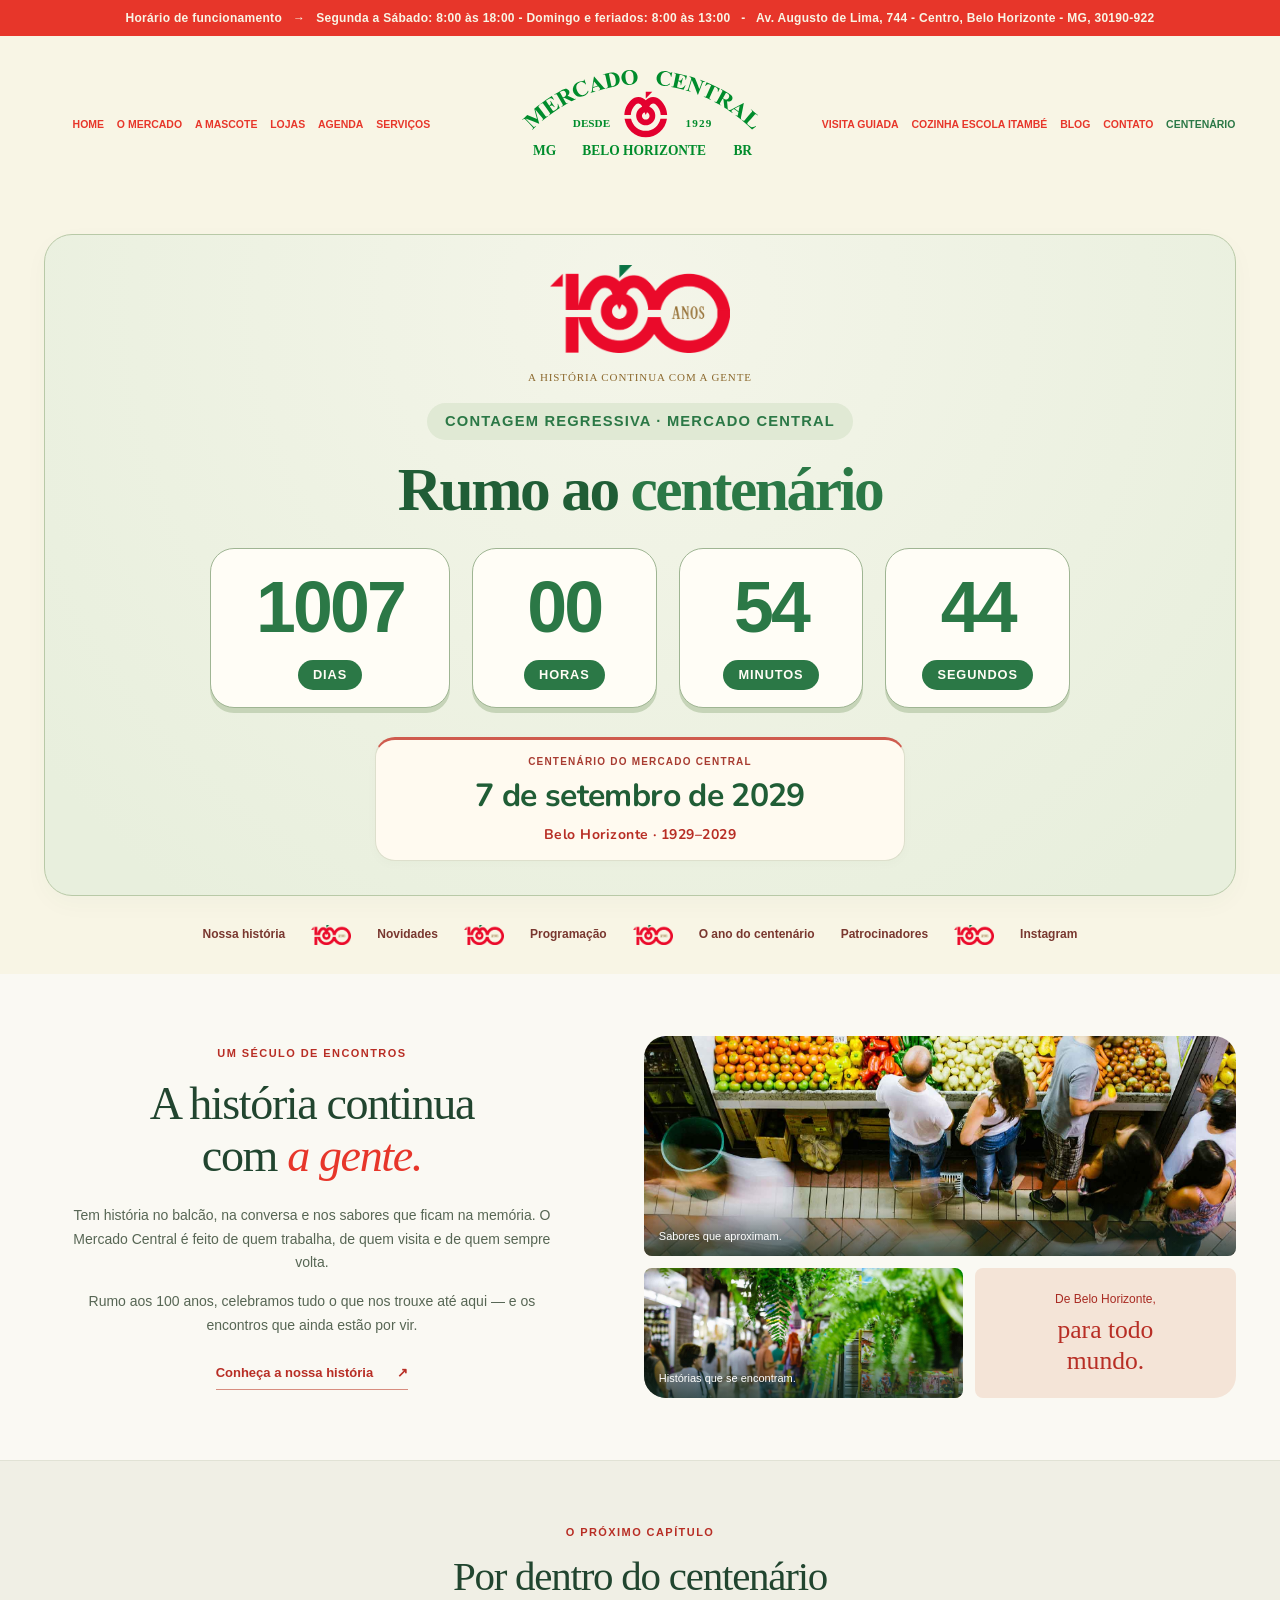
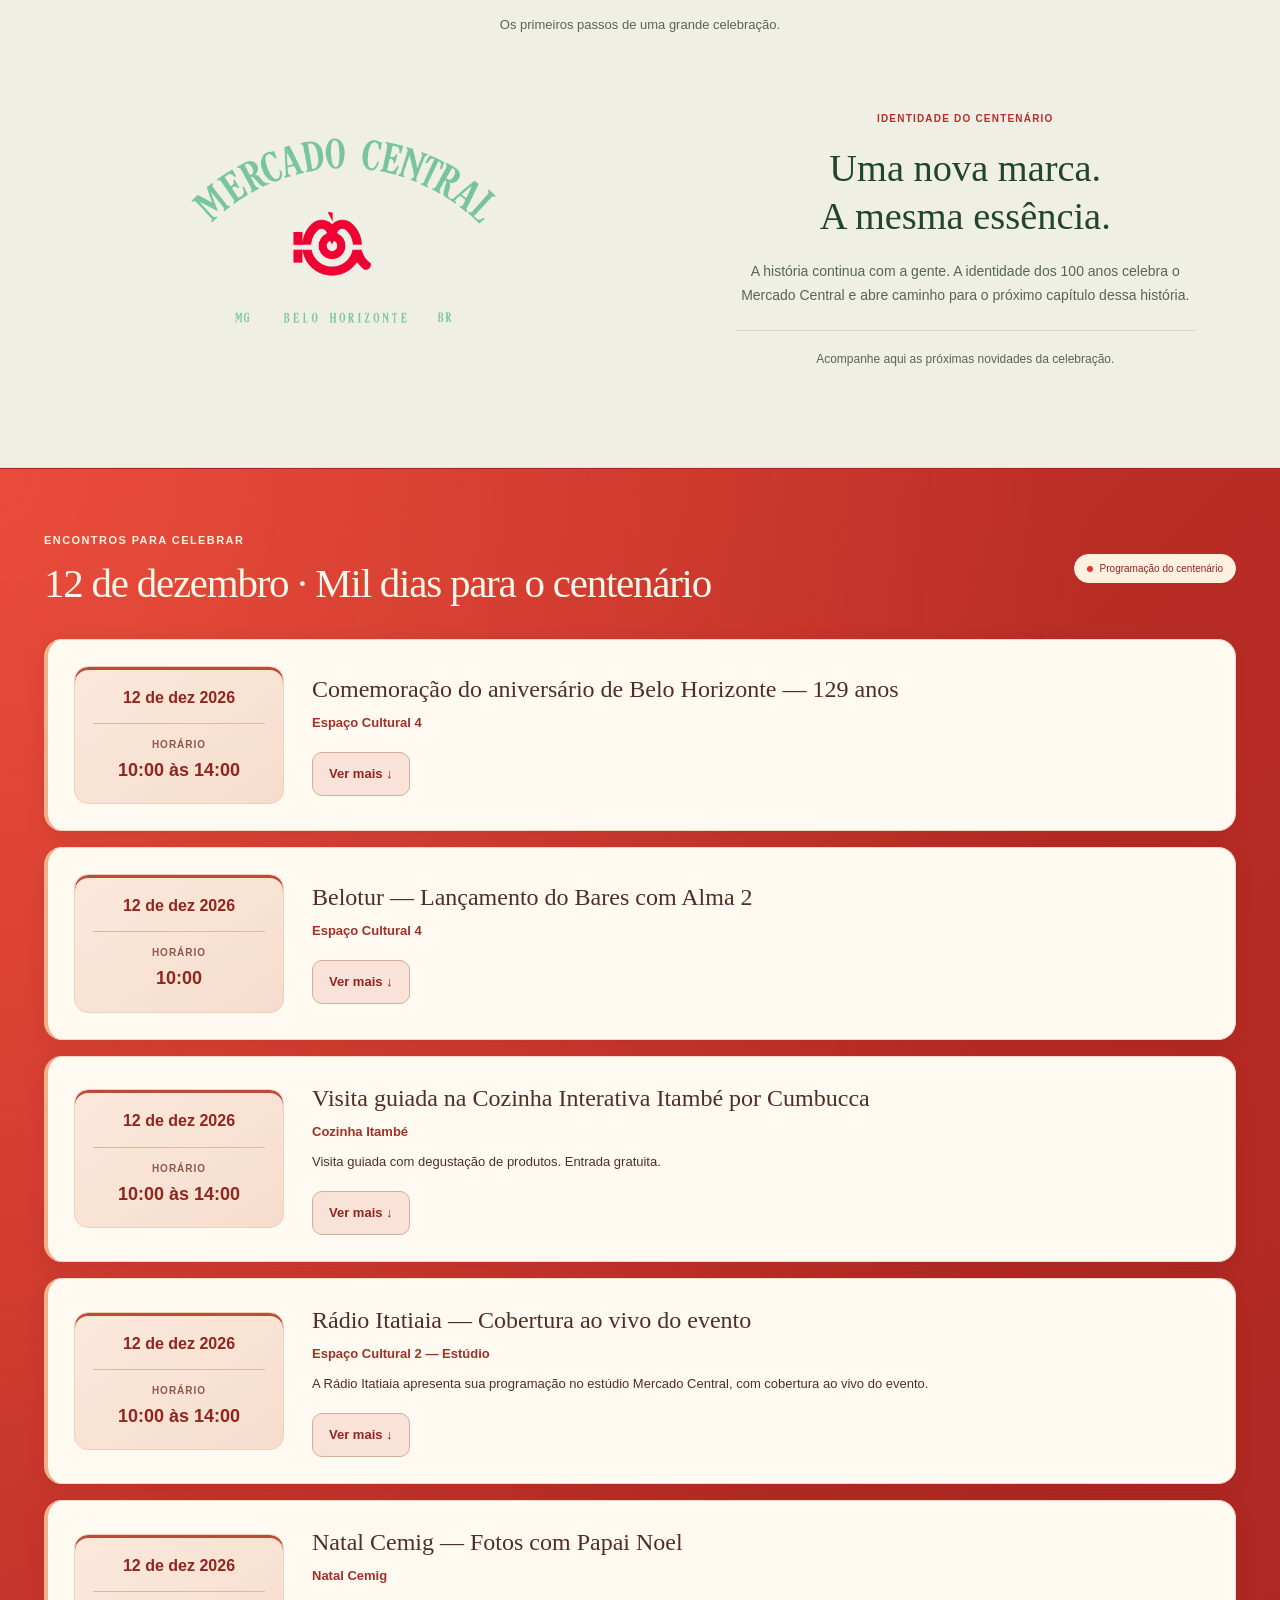
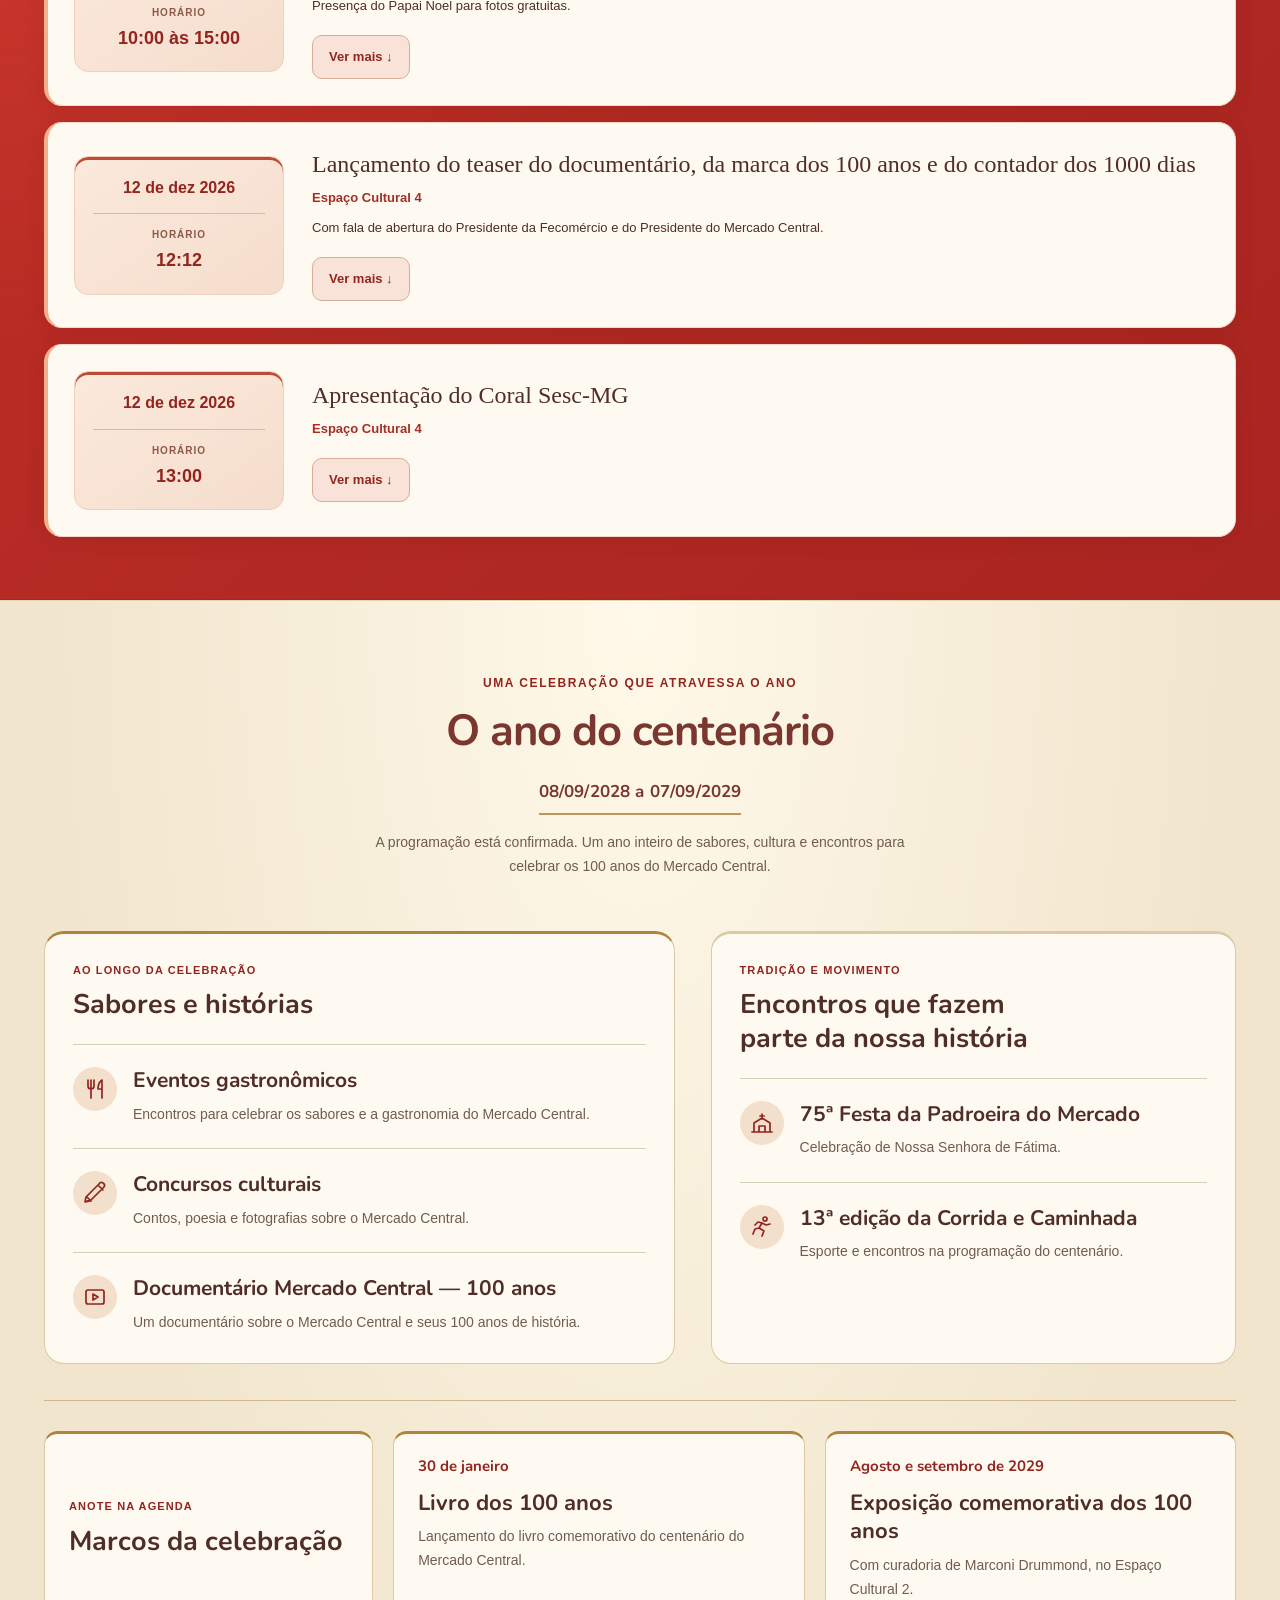
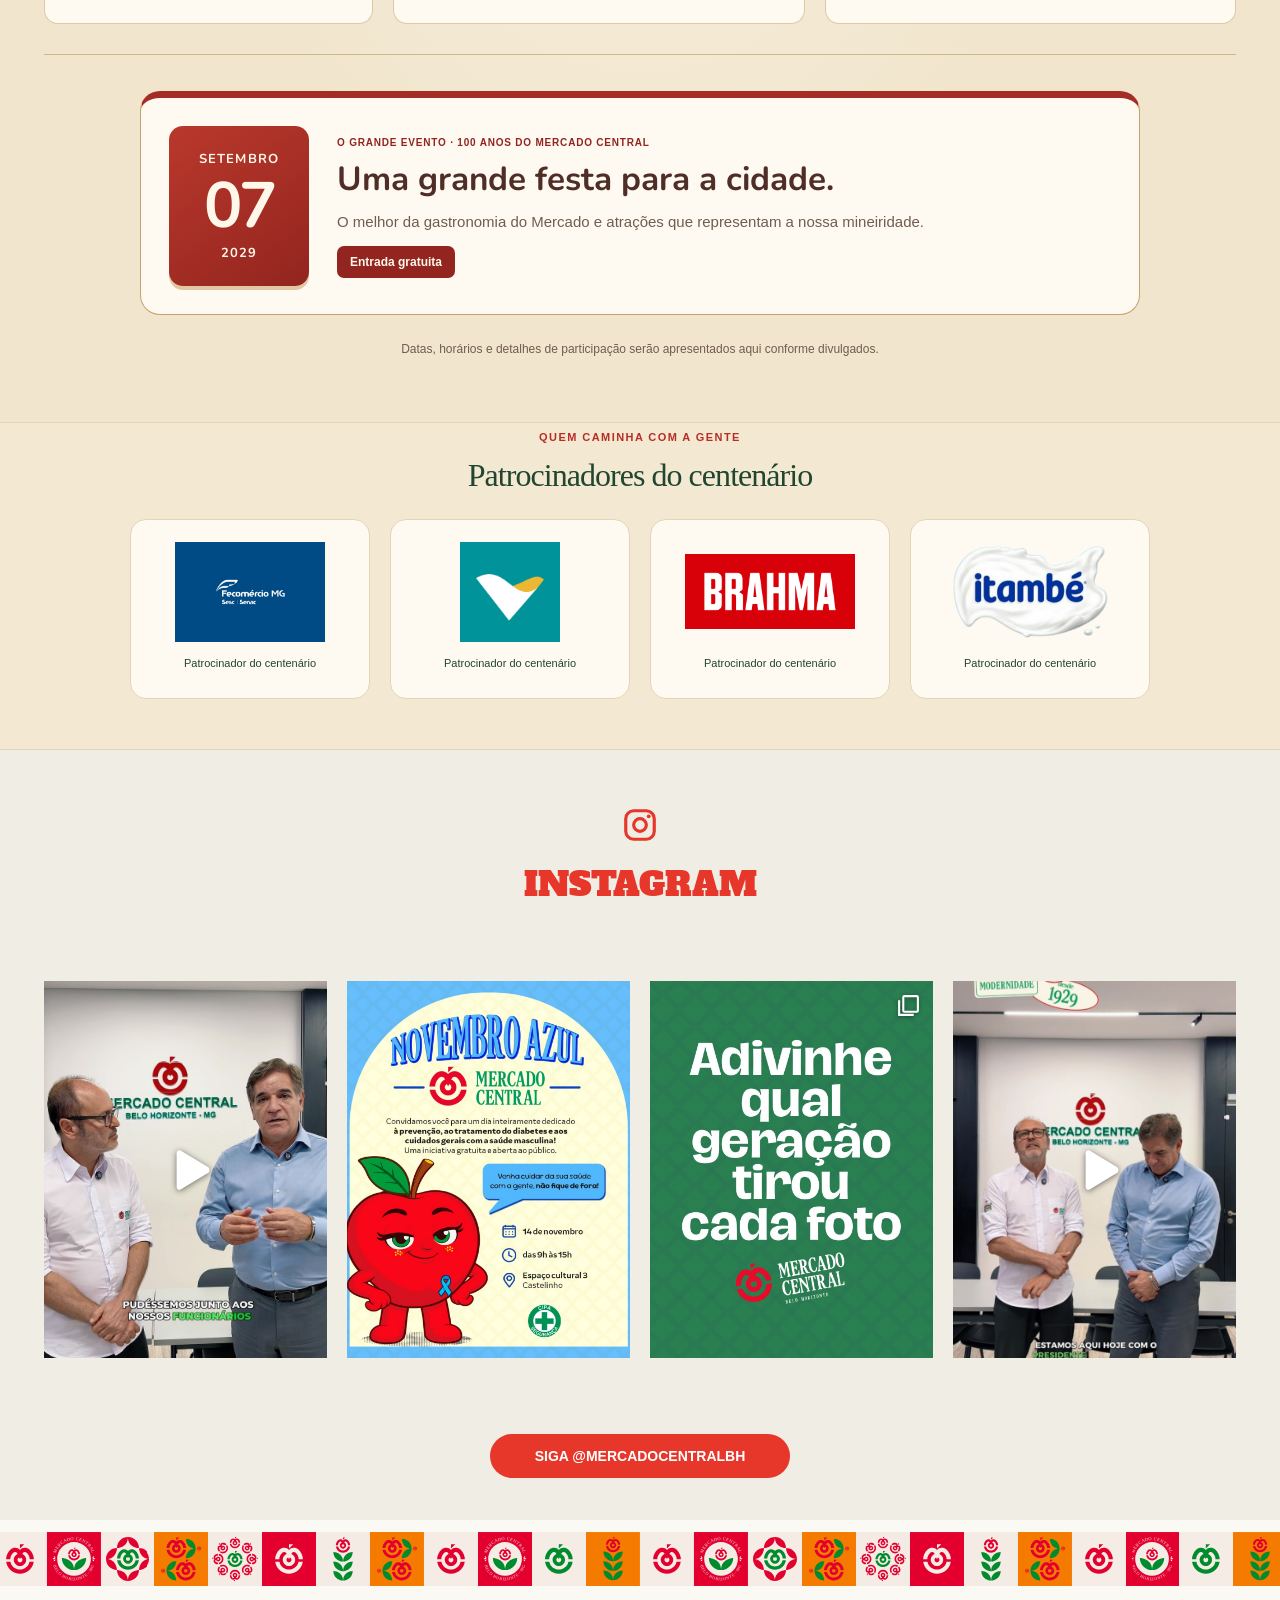
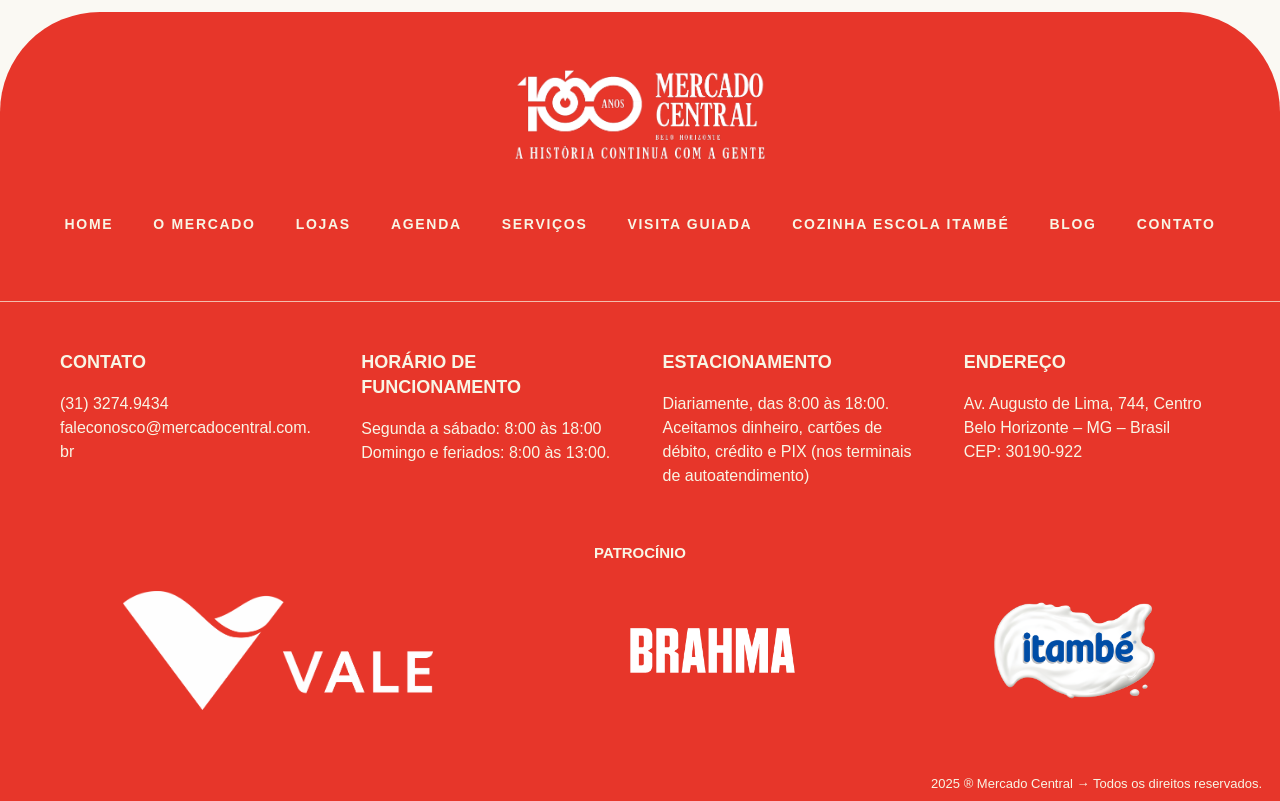
<file: centenario/index.html>
<!doctype html>
<html lang="pt-BR">
<head>
<meta charset="utf-8"><meta name="viewport" content="width=device-width,initial-scale=1">
<title>100 anos · Mercado Central de Belo Horizonte</title>
<meta name="description" content="A história continua com a gente. Acompanhe a contagem regressiva e as novidades do centenário do Mercado Central, em 7 de setembro de 2029.">
<link rel="stylesheet" href="styles.css?v=apresentacao-20261118"><script src="conteudo.js?v=apresentacao-20261118" defer></script><script src="script.js?v=apresentacao-20261118" defer></script>
</head>
<body>
<a class="skip" href="#conteudo">Pular para o conteúdo</a>
<div class="mc100-page" id="mc100-page">
<header class="site-header official-header">
<div class="opening-bar"><p>Horário de funcionamento &nbsp; → &nbsp; Segunda a Sábado: 8:00 às 18:00 - Domingo e feriados: 8:00 às 13:00 &nbsp; - &nbsp; Av. Augusto de Lima, 744 - Centro, Belo Horizonte - MG, 30190-922</p></div>
<div class="header-inner">
<a class="brand" href="https://mercadocentral.com.br/" aria-label="Mercado Central — site principal"><img src="assets/mercado-logo.svg" alt="Mercado Central de Belo Horizonte" width="320" height="150"></a>
<button class="menu-toggle" type="button" aria-expanded="false" aria-controls="centenario-menu" aria-label="Abrir menu principal"><svg viewBox="0 0 24 24" width="26" height="26" aria-hidden="true"><path d="M3 5h18M3 12h18M3 19h18" fill="none" stroke="currentColor" stroke-width="2.5"/></svg></button>
<nav id="centenario-menu" aria-label="Menu principal">
<div class="nav-side nav-left"><a href="https://mercadocentral.com.br/">Home</a><a href="https://mercadocentral.com.br/o-mercado/">O Mercado</a><a href="https://mercadocentral.com.br/mascote">A Mascote</a><a href="https://maps.zapt.tech/#/place/-ovrfpo6grsruykjigqr/map/0?currentFloatView=interestListView">Lojas</a><a href="https://mercadocentral.com.br/agenda/">Agenda</a><a href="https://mercadocentral.com.br/servicos/">Serviços</a></div>
<div class="nav-side nav-right"><a href="https://mercadocentral.com.br/visita-guiada/">Visita Guiada</a><a href="https://mercadocentral.com.br/cozinha-escola-itambe/">Cozinha Escola Itambé</a><a href="https://mercadocentral.com.br/blog/">Blog</a><a href="https://mercadocentral.com.br/contato/">Contato</a><a href="#centenario" aria-current="page">Centenário</a></div>
</nav>
</div></header>
<main id="conteudo">
<section class="hero" id="centenario" aria-labelledby="timer-title">
<div class="container countdown-wrap"><div class="countdown-heading"><div class="countdown-emblem centenary-emblem"><img src="assets/identidade/selo-100.png" width="400" height="195" alt="Marca dos 100 anos do Mercado Central"><span class="brand-tagline">A história continua com a gente</span></div><span class="eyebrow">Contagem regressiva · Mercado Central</span><h1 id="timer-title">Rumo ao <em>centenário</em></h1></div><div class="timer" role="timer" aria-labelledby="timer-title"><div><strong data-unit="days">—</strong><span>Dias</span></div><i aria-hidden="true">:</i><div><strong data-unit="hours">—</strong><span>Horas</span></div><i aria-hidden="true">:</i><div><strong data-unit="minutes">—</strong><span>Minutos</span></div><i aria-hidden="true">:</i><div><strong data-unit="seconds">—</strong><span>Segundos</span></div></div><div class="centenary-date"><span>Centenário do Mercado Central</span><time datetime="2029-09-07">7 de setembro de 2029</time><small>Belo Horizonte · 1929–2029</small></div><p id="celebration" hidden>Chegou o centenário. Vamos celebrar essa história!</p><noscript><p>O centenário será em 7 de setembro de 2029. Ative o JavaScript para acompanhar a contagem regressiva.</p></noscript></div>

<nav class="section-nav container" aria-label="Explore o centenário"><a href="#historia">Nossa história</a><img class="nav-mini-logo" src="assets/identidade/selo-100.png?v=3" alt="" aria-hidden="true" width="20" height="20"><a href="#novidades">Novidades</a><img class="nav-mini-logo" src="assets/identidade/selo-100.png?v=3" alt="" aria-hidden="true" width="20" height="20"><a href="#programacao">Programação</a><img class="nav-mini-logo" src="assets/identidade/selo-100.png?v=3" alt="" aria-hidden="true" width="20" height="20"><a href="#ano-centenario">O ano do centenário</a><a href="#patrocinadores">Patrocinadores</a><img class="nav-mini-logo" src="assets/identidade/selo-100.png?v=3" alt="" aria-hidden="true" width="20" height="20"><a href="#instagram">Instagram</a></nav>
</section>
<section class="container history section" id="historia" aria-labelledby="history-title">
<div class="history-copy"><p class="eyebrow">Um século de encontros</p><h2 id="history-title">A história continua<br>com <em>a gente.</em></h2><p>Tem história no balcão, na conversa e nos sabores que ficam na memória. O Mercado Central é feito de quem trabalha, de quem visita e de quem sempre volta.</p><p>Rumo aos 100 anos, celebramos tudo o que nos trouxe até aqui — e os encontros que ainda estão por vir.</p><a class="text-link" href="https://mercadocentral.com.br/o-mercado/">Conheça a nossa história <span aria-hidden="true">↗</span></a></div>
<div class="photo-mosaic"><figure class="photo-main"><img src="assets/mercado-7.jpg" alt="Pessoas reunidas diante de uma banca de frutas no Mercado Central" width="1920" height="651" loading="lazy"><figcaption>Sabores que aproximam.</figcaption></figure><figure class="photo-detail"><img src="assets/mercado-8.jpg" alt="Visitantes em um corredor do Mercado Central com plantas e lojas" width="1920" height="651" loading="lazy"><figcaption>Histórias que se encontram.</figcaption></figure><div class="photo-signature"><span>De Belo Horizonte,</span><strong>para todo mundo.</strong></div></div>
</section>
<section class="news-band" id="novidades" aria-labelledby="news-title"><div class="container section news"><div class="section-top"><div><p class="eyebrow">O próximo capítulo</p><h2 id="news-title">Por dentro do centenário</h2></div><p class="small-note">Os primeiros passos de uma grande celebração.</p></div><div class="news-layout"><figure class="film"><img class="brand-animation" src="assets/marca-centenario.gif" alt="Animação da nova marca do centenário do Mercado Central" width="1920" height="1080"></figure><div class="news-copy"><span class="editorial-label">Identidade do centenário</span><h3>Uma nova marca.<br>A mesma essência.</h3><p>A história continua com a gente. A identidade dos 100 anos celebra o Mercado Central e abre caminho para o próximo capítulo dessa história.</p><div id="news-list" class="content-list"></div><p id="news-empty" class="publication-note">Acompanhe aqui as próximas novidades da celebração.</p></div></div></div></section>

<section class="program section" id="programacao" aria-labelledby="program-title"><div class="container"><div class="section-top"><div><p class="eyebrow">Encontros para celebrar</p><h2 id="program-title">12 de dezembro · Mil dias para o centenário</h2></div><span class="status">Programação em construção</span></div><div id="agenda-list" class="content-list"></div><div class="empty-state" id="agenda-empty"><span class="empty-symbol" aria-hidden="true">✳</span><div><h3>Estamos preparando essa celebração.</h3><p>A programação especial será divulgada aqui, com datas, horários e detalhes de cada atividade.</p></div><span class="outline-label">Em breve</span></div></div></section>
<section class="centenary-plan section" id="ano-centenario" aria-labelledby="plan-title"><div class="container"><div class="section-top"><div><p class="eyebrow">Uma celebração que atravessa o ano</p><h2 id="plan-title">O ano do centenário</h2></div><p class="plan-range">08/09/2028 a 07/09/2029</p><p class="small-note">A programação está confirmada. Um ano inteiro de sabores, cultura e encontros para celebrar os 100 anos do Mercado Central.</p></div><div class="annual-groups"><div class="annual-group"><p class="annual-kicker">Ao longo da celebração</p><h3>Sabores e histórias</h3><div class="annual-items"><article class="annual-item"><span class="annual-icon" aria-hidden="true"><svg viewBox="0 0 24 24" width="24" height="24" fill="none" stroke="currentColor" stroke-width="1.7" stroke-linecap="round" stroke-linejoin="round"><path d="M5 3v6a3 3 0 0 0 6 0V3M8 3v18M19 21V3c-3 2-4 5-4 9h4"/></svg></span><div><h4>Eventos gastronômicos</h4><p>Encontros para celebrar os sabores e a gastronomia do Mercado Central.</p></div></article><article class="annual-item"><span class="annual-icon" aria-hidden="true"><svg viewBox="0 0 24 24" width="24" height="24" fill="none" stroke="currentColor" stroke-width="1.7" stroke-linecap="round" stroke-linejoin="round"><path d="m15 4 5 5M4 20l4-1L21 6a2 2 0 0 0-5-3L3 16l-1 5 5-1M4 16l4 4"/></svg></span><div><h4>Concursos culturais</h4><p>Contos, poesia e fotografias sobre o Mercado Central.</p></div></article><article class="annual-item"><span class="annual-icon" aria-hidden="true"><svg viewBox="0 0 24 24" width="24" height="24" fill="none" stroke="currentColor" stroke-width="1.7" stroke-linecap="round" stroke-linejoin="round"><rect x="3" y="5" width="18" height="14" rx="2"/><path d="m10 9 5 3-5 3Z"/></svg></span><div><h4>Documentário Mercado Central — 100 anos</h4><p>Um documentário sobre o Mercado Central e seus 100 anos de história.</p></div></article></div></div><div class="annual-group"><p class="annual-kicker">Tradição e movimento</p><h3>Encontros que fazem parte da nossa história</h3><div class="annual-items"><article class="annual-item"><span class="annual-icon" aria-hidden="true"><svg viewBox="0 0 24 24" width="24" height="24" fill="none" stroke="currentColor" stroke-width="1.7" stroke-linecap="round" stroke-linejoin="round"><path d="M12 3v5M10 5h4M4 21V12l8-5 8 5v9ZM9 21v-6h6v6M2 21h20"/></svg></span><div><h4>75ª Festa da Padroeira do Mercado</h4><p>Celebração de Nossa Senhora de Fátima.</p></div></article><article class="annual-item"><span class="annual-icon" aria-hidden="true"><svg viewBox="0 0 24 24" width="24" height="24" fill="none" stroke="currentColor" stroke-width="1.7" stroke-linecap="round" stroke-linejoin="round"><circle cx="15" cy="4" r="2"/><path d="m12 8 4 2 4-1M12 8l-3 5 5 3-2 5M9 13l-4 1-2 5M12 8 8 7 5 10"/></svg></span><div><h4>13ª edição da Corrida e Caminhada</h4><p>Esporte e encontros na programação do centenário.</p></div></article></div></div></div><div class="annual-dates"><div class="annual-dates-heading"><p class="annual-kicker">Anote na agenda</p><h3>Marcos da celebração</h3></div><article class="annual-date-card"><p class="annual-date-label">30 de janeiro</p><h4>Livro dos 100 anos</h4><p>Lançamento do livro comemorativo do centenário do Mercado Central.</p></article><article class="annual-date-card"><p class="annual-date-label">Agosto e setembro de 2029</p><h4>Exposição comemorativa dos 100 anos</h4><p>Com curadoria de Marconi Drummond, no Espaço Cultural 2.</p></article></div><article class="annual-finale"><div class="annual-finale-calendar" aria-label="7 de setembro de 2029"><span>Setembro</span><strong>07</strong><span>2029</span></div><div class="annual-finale-content"><p class="annual-kicker">O grande evento · 100 anos do Mercado Central</p><h3>Uma grande festa para a cidade.</h3><p class="annual-finale-description">O melhor da gastronomia do Mercado e atrações que representam a nossa mineiridade.</p><span class="annual-free">Entrada gratuita</span></div></article><p class="plan-note">Datas, horários e detalhes de participação serão apresentados aqui conforme divulgados.</p></div></section>
<section class="partners section" id="patrocinadores" aria-labelledby="partners-title"><div class="container"><div class="section-top"><div><p class="eyebrow">Quem caminha com a gente</p><h2 id="partners-title">Patrocinadores do centenário</h2></div></div><div id="partners-list" class="partners-list"></div><div id="partners-empty" class="partners-empty"><p>Os patrocinadores e apoiadores do centenário serão apresentados aqui após a confirmação.</p><span class="outline-label">Em breve</span></div></div></section>
<section class="instagram-section section" id="instagram" aria-labelledby="instagram-title"><div class="container"><div class="instagram-section-heading"><svg viewBox="0 0 24 24" width="38" height="38" aria-hidden="true"><rect x="3" y="3" width="18" height="18" rx="5" fill="none" stroke="currentColor" stroke-width="2"/><circle cx="12" cy="12" r="4" fill="none" stroke="currentColor" stroke-width="2"/><circle cx="17.5" cy="6.5" r="1.2" fill="currentColor"/></svg><h2 id="instagram-title">Instagram</h2></div><div class="instagram-gallery"><a class="instagram-tile" href="https://www.instagram.com/reel/DfnYGq1BoHB/" target="_blank" rel="noopener noreferrer" aria-label="Vídeo da visita do presidente da Fecomércio-MG ao Mercado Central — abrir no Instagram"><img src="assets/instagram-1.jpg" alt="Vídeo da visita do presidente da Fecomércio-MG ao Mercado Central" width="720" height="960" loading="lazy"><span class="instagram-play" aria-hidden="true"><svg viewBox="0 0 48 48"><path d="M15 8c0-3 3-4 5-2l25 15c2 1 2 5 0 6L20 42c-2 2-5 1-5-2Z" fill="currentColor"/></svg></span></a><a class="instagram-tile" href="https://www.instagram.com/p/DfkZ1VHx-vl/" target="_blank" rel="noopener noreferrer" aria-label="Convite para a ação de Novembro Azul no Mercado Central — abrir no Instagram"><img src="assets/instagram-2.jpg" alt="Convite para a ação de Novembro Azul no Mercado Central" width="720" height="960" loading="lazy"></a><a class="instagram-tile" href="https://www.instagram.com/p/DfaYHHTm8iP/" target="_blank" rel="noopener noreferrer" aria-label="Publicação sobre encontros entre gerações no Mercado Central — abrir no Instagram"><img src="assets/instagram-3.jpg" alt="Publicação sobre encontros entre gerações no Mercado Central" width="720" height="960" loading="lazy"><span class="instagram-carousel" aria-hidden="true"><svg viewBox="0 0 24 24"><rect x="7" y="3" width="14" height="15" rx="1" fill="none" stroke="currentColor" stroke-width="2"/><path d="M17 21H3V7" fill="none" stroke="currentColor" stroke-width="2"/></svg></span></a><a class="instagram-tile" href="https://www.instagram.com/reel/DfH34IiNvu7/" target="_blank" rel="noopener noreferrer" aria-label="Vídeo de uma conversa durante a visita da Fecomércio ao Mercado Central — abrir no Instagram"><img src="assets/instagram-4.jpg" alt="Vídeo de uma conversa durante a visita da Fecomércio ao Mercado Central" width="720" height="960" loading="lazy"><span class="instagram-play" aria-hidden="true"><svg viewBox="0 0 48 48"><path d="M15 8c0-3 3-4 5-2l25 15c2 1 2 5 0 6L20 42c-2 2-5 1-5-2Z" fill="currentColor"/></svg></span></a></div><div class="instagram-follow"><a class="button instagram-button" href="https://www.instagram.com/mercadocentralbh/" target="_blank" rel="noopener noreferrer">Siga @mercadocentralbh</a></div></div></section>
</main>
<div class="footer-mosaic" aria-hidden="true"></div>
<footer class="official-footer" aria-label="Rodapé do Mercado Central">
<div class="footer-brand"><a href="https://mercadocentral.com.br/" aria-label="Mercado Central — página inicial"><img src="assets/identidade/marca-horizontal-branca.png" width="80" height="80" alt="Mercado Central" loading="lazy"></a></div>
<nav class="footer-menu" aria-label="Navegação do rodapé"><a href="https://mercadocentral.com.br/">Home</a><a href="https://mercadocentral.com.br/o-mercado/">O Mercado</a><a href="https://maps.zapt.tech/#/place/-ovrfpo6grsruykjigqr/map/0?currentFloatView=interestListView">Lojas</a><a href="https://mercadocentral.com.br/agenda/">Agenda</a><a href="https://mercadocentral.com.br/servicos/">Serviços</a><a href="https://mercadocentral.com.br/visita-guiada/">Visita Guiada</a><a href="https://mercadocentral.com.br/cozinha-escola-itambe/">Cozinha Escola Itambé</a><a href="https://mercadocentral.com.br/blog/">Blog</a><a href="https://mercadocentral.com.br/contato/">Contato</a></nav>
<div class="footer-info">
<div><h2>Contato</h2><p><a href="tel:+553132749434">(31) 3274.9434</a><br><a href="mailto:faleconosco@mercadocentral.com.br">faleconosco@mercadocentral.com.br</a></p></div>
<div><h2>Horário de funcionamento</h2><p>Segunda a sábado: 8:00 às 18:00<br>Domingo e feriados: 8:00 às 13:00.</p></div>
<div><h2>Estacionamento</h2><p>Diariamente, das 8:00 às 18:00.<br>Aceitamos dinheiro, cartões de débito, crédito e PIX (nos terminais de autoatendimento)</p></div>
<div><h2>Endereço</h2><p>Av. Augusto de Lima, 744, Centro<br>Belo Horizonte – MG – Brasil<br>CEP: 30190-922</p></div>
</div>
<div class="footer-sponsors"><h2>Patrocínio</h2><div class="footer-sponsor-logos"><img class="sponsor-vale" src="assets/vale_BRANCA.png" width="1501" height="575" alt="Vale" loading="lazy"><img class="sponsor-brahma" src="assets/brahma.png" width="286" height="79" alt="Brahma" loading="lazy"><img class="sponsor-itambe" src="assets/itambe.png" width="265" height="163" alt="Itambé" loading="lazy"></div></div>
<p class="footer-copyright">2025 ® Mercado Central → Todos os direitos reservados.</p>
</footer>
<aside class="floating-countdown" hidden aria-label="Contagem regressiva do centenário">
<button class="floating-close" type="button" aria-label="Ocultar mini cronômetro">×</button>
<a class="floating-link" href="#centenario" aria-label="Voltar ao cronômetro principal">
<span class="floating-heading"><img src="assets/identidade/selo-100.png" alt="" width="20" height="20"><span class="floating-title">Rumo aos 100 anos</span></span>
<span class="floating-units" role="timer" aria-live="off" aria-label="Tempo até o centenário"><span><b data-unit="days">—</b><small>d</small></span><span><b data-unit="hours">—</b><small>h</small></span><span><b data-unit="minutes">—</b><small>m</small></span><span><b data-unit="seconds">—</b><small>s</small></span></span>
</a></aside>
</div>
</body></html>
</file>
<file: centenario/styles.css>
body{margin:0}
.mc100-page{--green:#2b7846;--deep:#205d36;--red:#e7362a;--cream:#f8f5e5;--ink:#21452f;--muted:#576654;--line:#d7dccb;font:16px/1.7 Arial,Helvetica,sans-serif;color:var(--ink);background:#faf9f3}
.mc100-page *{box-sizing:border-box}
.mc100-page [hidden]{display:none!important}
.mc100-page h1,.mc100-page h2,.mc100-page h3,.mc100-page p,.mc100-page figure{margin:0}
.mc100-page a{color:inherit;text-decoration:none}
.mc100-page img,.mc100-page video{max-width:100%;display:block}
.mc100-page button{font:inherit}
.mc100-page .container{width:min(1240px,calc(100% - 88px));margin-inline:auto}
.mc100-page .eyebrow{display:block;font-size:11px;font-weight:700;letter-spacing:.13em;text-transform:uppercase}
.mc100-page h2{font:normal clamp(32px,3.2vw,46px)/1.13 Georgia,'Times New Roman',serif;letter-spacing:-.03em}
.mc100-page h2 em{font-weight:normal;color:var(--green)}
.mc100-page h3{font:normal 25px/1.25 Georgia,serif}
.mc100-page .section{padding-block:62px;scroll-margin-top:24px}
.mc100-page .section-top{display:flex;flex-direction:column;align-items:center;text-align:center;gap:15px}
.mc100-page .section-top h2{margin-top:11px}
.mc100-page .small-note{font-size:13px;color:var(--muted)}
.mc100-page .text-link{display:inline-flex;gap:24px;align-items:center;border-bottom:1px solid #91a88b;font-size:13px;font-weight:700;padding-bottom:5px;margin-top:9px}
.mc100-page .button{display:inline-flex;align-items:center;justify-content:center;gap:24px;padding:13px 23px;border-radius:30px;font-size:12px;font-weight:700;background:var(--green);color:white}
.mc100-page .button span{font-size:20px}
.mc100-page a:hover{text-decoration:underline;text-underline-offset:5px}
.mc100-page a:focus-visible,.mc100-page button:focus-visible{outline:3px solid var(--red);outline-offset:5px}
.skip{position:absolute;left:12px;top:-100px;background:#fff;color:#205d36;padding:12px;z-index:100}
.skip:focus{top:12px}
/* Cabeçalho: composição e cores do site oficial. */
.mc100-page .official-header{background:var(--cream)}
.mc100-page .opening-bar{background:var(--red);color:var(--cream);text-align:center;padding:10px 20px}
.mc100-page .opening-bar p{font:700 12px/16px Arial,sans-serif;letter-spacing:.3px;max-width:1600px;margin:auto}
.mc100-page .header-inner{width:100%;max-width:1600px;margin:auto;display:grid;grid-template-columns:minmax(0,1fr) clamp(220px,23vw,350px) minmax(0,1fr);align-items:center;padding:10px;min-height:178px}
.mc100-page .brand{grid-column:2;grid-row:1;justify-self:center;width:80%;padding-bottom:19px}
.mc100-page .brand img{width:100%;height:130px;object-fit:contain}

.mc100-page #centenario-menu{display:contents}
.mc100-page .nav-side{display:flex;justify-content:center;align-items:center;flex-wrap:nowrap;gap:clamp(8px,1vw,18px);padding:10px 8px;min-width:0}
.mc100-page .nav-left{grid-column:1;grid-row:1}
.mc100-page .nav-right{grid-column:3;grid-row:1}
.mc100-page #centenario-menu a{font:900 clamp(10px,.82vw,13px)/1.3 Arial,sans-serif;text-transform:uppercase;color:var(--red);text-align:center;white-space:nowrap;flex-shrink:0}
.mc100-page #centenario-menu a:hover,.mc100-page #centenario-menu a[aria-current]{color:var(--green);text-decoration:none}
.mc100-page .menu-toggle{display:none}
/* O cronômetro é o primeiro e principal elemento da página. */
.mc100-page .hero{padding-top:20px;background:var(--cream)}
.mc100-page .countdown-wrap{width:min(1240px,calc(100% - 88px));max-width:1240px;margin-inline:auto;padding:30px 40px 34px;display:flex;flex-direction:column;align-items:center;justify-content:center;gap:24px;text-align:center;background:radial-gradient(ellipse at 50% 10%,#f4f5e9 0%,#e8efdd 90%);border:1px solid #b8c9a7;border-radius:28px;box-shadow:0 8px 24px #205d3608;overflow:hidden}
.mc100-page .countdown-heading{width:100%;max-width:960px;text-align:center}
.mc100-page .countdown-emblem{position:relative;width:82px;height:82px;margin:0 auto 18px;overflow:hidden;border:3px solid var(--green);border-radius:50%;background:white;box-shadow:0 3px 0 var(--deep)}
.mc100-page .countdown-emblem img{position:absolute;left:50%;top:50%;width:165%;max-width:none;height:auto;transform:translate(-50%,-50%)}
.mc100-page .countdown-heading .eyebrow{display:inline-block;font-size:clamp(11px,1.15vw,16px);letter-spacing:.08em;padding:6px 18px;border-radius:30px;background:#e0e9d4;color:var(--green)}
.mc100-page #timer-title{font:700 clamp(37px,4.8vw,66px)/1.12 Georgia,'Times New Roman',serif;letter-spacing:-.04em;color:var(--deep);margin-top:15px}
.mc100-page #timer-title em{font-style:normal;color:var(--green)}
.mc100-page .timer{width:min(100%,860px);display:grid;grid-template-columns:minmax(0,1.3fr) repeat(3,minmax(0,1fr));gap:22px;padding-bottom:5px}
.mc100-page .timer div{min-width:0;display:flex;flex-direction:column;align-items:center;justify-content:center;padding:19px 10px 17px;border:1px solid #9fb593;border-radius:24px;background:#fffdf6;box-shadow:0 5px 0 #c6d4b8}
.mc100-page .timer strong{font:700 clamp(44px,5.6vw,78px)/1.05 Georgia,'Times New Roman',serif;font-variant-numeric:tabular-nums;letter-spacing:-.025em;color:var(--green)}
.mc100-page .timer span{font-size:clamp(11px,1vw,14px);font-weight:700;letter-spacing:.07em;text-transform:uppercase;color:#fffdf5;background:var(--green);padding:4px 15px;border-radius:30px;margin-top:13px}
.mc100-page .timer i{display:none}
.mc100-page .centenary-date{display:flex;flex-direction:column;align-items:center;gap:4px;width:min(100%,530px);padding:13px 24px 15px;border-radius:20px;background:var(--green);color:#fffdf5}
.mc100-page .centenary-date>span{font-size:10px;font-weight:700;letter-spacing:.12em;text-transform:uppercase}
.mc100-page .centenary-date time{font:700 clamp(23px,2.5vw,32px)/1.35 'Nunito Countdown',Arial,sans-serif;letter-spacing:-.02em}
.mc100-page .centenary-date small{font-size:10px;letter-spacing:.06em}
.mc100-page #celebration{font-size:20px;font-weight:bold}
.mc100-page .section-nav{display:flex;flex-wrap:wrap;justify-content:center;align-items:center;gap:16px 28px;padding-block:23px;font-size:12px;font-weight:700;color:var(--green)}
.mc100-page .section-nav .nav-mini-logo{display:block;width:18px;height:18px;object-fit:contain;flex-shrink:0}
/* Apresentação única, com fotografias reais e sem repetir a data. */
.mc100-page .history{display:grid;grid-template-columns:.95fr 1.05fr;gap:64px;align-items:center}
.mc100-page .history-copy{text-align:center;max-width:490px;margin:auto}
.mc100-page .history h2{margin:15px 0 22px;font-size:clamp(36px,3.6vw,52px)}
.mc100-page .history-copy>p:not(.eyebrow){font-size:14px;color:var(--muted);margin-bottom:15px}
.mc100-page .photo-mosaic{display:grid;grid-template-columns:1.1fr .9fr;gap:12px;min-width:0}
.mc100-page .photo-main{grid-column:1 / -1;position:relative;border-radius:22px 22px 8px 8px;overflow:hidden}
.mc100-page .photo-main img{width:100%;height:220px;object-fit:cover;object-position:center 38%}
.mc100-page .photo-main figcaption,.mc100-page .photo-detail figcaption{position:absolute;inset:auto 0 0;padding:26px 15px 10px;color:white;background:linear-gradient(transparent,#102c22b3);font-size:11px}
.mc100-page .photo-detail{position:relative;border-radius:8px 8px 8px 22px;overflow:hidden}
.mc100-page .photo-detail img{width:100%;height:130px;object-fit:cover;object-position:62% center}
.mc100-page .photo-signature{display:flex;flex-direction:column;align-items:center;justify-content:center;background:#e9edde;border-radius:8px 8px 22px 8px;text-align:center;padding:14px}
.mc100-page .photo-signature span{font-size:12px}
.mc100-page .photo-signature strong{font:normal clamp(21px,2vw,28px)/1.2 Georgia,serif;max-width:170px;margin-top:5px}
/* Animação da marca integrada à seção editorial. */
.mc100-page .news-band{background:#f0efe5;border-block:1px solid #e1e2d5;scroll-margin-top:20px}
.mc100-page .news-layout{display:grid;grid-template-columns:1.05fr .95fr;gap:52px;align-items:center;margin-top:32px}
.mc100-page .film{min-width:0;background:transparent;overflow:hidden}
.mc100-page .film video{width:100%;aspect-ratio:16/9;object-fit:contain;background:transparent;filter:brightness(1.12);mix-blend-mode:multiply}
.mc100-page .film .brand-animation{width:100%;aspect-ratio:16/9;object-fit:contain;mix-blend-mode:multiply}
.mc100-page .news-copy{text-align:center;max-width:460px;margin:auto}
.mc100-page .editorial-label{display:inline-block;font-size:10px;font-weight:700;letter-spacing:.12em;text-transform:uppercase;color:#5b6e49}
.mc100-page .news-copy h3{font-size:clamp(29px,3vw,40px);margin:14px 0 20px}
.mc100-page .news-copy>p{font-size:14px;color:var(--muted)}
.mc100-page .news-copy .publication-note{font-size:12px;margin-top:22px;padding-top:18px;border-top:1px solid #d2d7c7}
/* Estados de espera compactos; espaço para conteúdo confirmado. */
.mc100-page .program .section-top{flex-direction:row;justify-content:space-between;text-align:left;align-items:center}
.mc100-page .status,.mc100-page .outline-label{display:inline-block;font-size:10px;border:1px solid #b6c2a7;border-radius:30px;padding:5px 12px;white-space:nowrap}
.mc100-page .status:before{content:'';display:inline-block;width:6px;height:6px;border-radius:50%;background:var(--green);margin-right:7px}
.mc100-page .empty-state{display:flex;align-items:center;gap:25px;text-align:left;padding:25px 28px;background:#eef1e5;border:1px solid #dbe1ce;border-radius:18px;margin-top:25px}
.mc100-page .empty-symbol{font-size:40px;color:#73945e;line-height:1}
.mc100-page .empty-state h3{font-size:23px}
.mc100-page .empty-state p{font-size:13px;color:var(--muted);margin-top:6px;max-width:650px}
.mc100-page .empty-state .outline-label{margin-left:auto}
.mc100-page .partners{padding-top:5px;padding-bottom:50px;background:#f3e8d2;border-bottom:1px solid #e4d4b7}
.mc100-page .partners .section-top h2{font-size:32px}
.mc100-page .partners-empty{display:flex;align-items:center;justify-content:center;gap:22px;border-block:1px solid var(--line);padding:20px;margin-top:22px;text-align:center}
.mc100-page .partners-empty p{font-size:13px;color:var(--muted);max-width:610px}
.mc100-page .partners-list{display:flex;flex-wrap:wrap;justify-content:center;gap:20px}
.mc100-page .partners-list:not(:empty){margin-top:25px}
.mc100-page .partner{box-sizing:border-box;flex:0 1 240px;display:flex;flex-direction:column;justify-content:center;padding:22px;min-width:0;max-width:280px;background:#fffaf1;border:1px solid #e4d4b7;border-radius:16px;text-align:center}
.mc100-page .partner img{width:150px;height:85px;object-fit:contain;margin:auto}
.mc100-page .partner img[src$="patrocinador-itambe.png"]{object-fit:cover;object-position:center;transform:scale(1.15)}
.mc100-page .partner p{font-size:11px;margin-top:12px}
.mc100-page .agenda-item{display:grid;grid-template-columns:150px minmax(0,1fr);gap:25px;padding:24px 0;border-bottom:1px solid var(--line)}
.mc100-page .agenda-item time{font-size:14px;font-weight:bold}
.mc100-page .agenda-item p{font-size:13px;margin-top:8px}
.mc100-page .news-item{padding:18px 0;border-top:1px solid var(--line)}
.mc100-page .news-item h3{font-size:23px}
.mc100-page .news-item p{font-size:13px}
.mc100-page .closing{background:var(--green);color:var(--cream);padding-block:38px}
.mc100-page .closing-inner{display:flex;justify-content:space-between;align-items:center;gap:28px}
.mc100-page .closing h2{font-size:clamp(29px,3vw,42px);margin-top:12px}
.mc100-page .closing h2 em{color:#e5d7a9;font-weight:normal}
.mc100-page .button.light{background:var(--cream);color:var(--green);flex-shrink:0}
.mc100-page .footer{display:flex;justify-content:space-between;gap:20px;padding-block:25px;font-size:11px}
.mc100-page .footer p{color:var(--muted)}
.mc100-page.is-integrated .site-header,.mc100-page.is-integrated .footer{display:none}
@media(max-width:1024px){
.mc100-page .container,.mc100-page .countdown-wrap{width:calc(100% - 48px)}
.mc100-page .opening-bar p{font-size:11px}
.mc100-page .header-inner{grid-template-columns:1fr 1fr;min-height:164px;padding:14px 24px}
.mc100-page .brand{grid-column:1;width:65%;max-width:280px;padding:0}
.mc100-page .menu-toggle{display:flex;grid-column:2;grid-row:1;justify-self:center;align-items:center;background:var(--cream);color:var(--red);border:0;padding:12px;cursor:pointer}
.mc100-page #centenario-menu{display:none;grid-column:1 / -1;width:100%;padding-top:15px}
.mc100-page #centenario-menu.is-open{display:flex;flex-direction:column}
.mc100-page .nav-side{display:flex;flex-direction:column;width:100%;gap:0;padding:0}
.mc100-page #centenario-menu a{display:block;width:100%;font-size:13px;font-weight:700;text-align:left;padding:13px 12px;border-bottom:1px solid #e3dec9;white-space:normal}
.mc100-page .countdown-wrap{padding-inline:28px}
.mc100-page .history,.mc100-page .news-layout{gap:32px}
.mc100-page .history h2{font-size:37px}
.mc100-page .section{padding-block:48px}
.mc100-page .partners{padding-top:0}
}
@media(max-width:767px){
.mc100-page .opening-bar{padding:10px}
.mc100-page .opening-bar p{font-size:10px}
.mc100-page .header-inner{grid-template-columns:1fr;gap:8px;padding:18px;min-height:164px}
.mc100-page .brand{grid-column:1;grid-row:1;width:65%;max-width:260px}
.mc100-page .brand img{height:105px}
.mc100-page .menu-toggle{grid-column:1;grid-row:2;padding:8px}
.mc100-page #centenario-menu{grid-column:1;grid-row:3}
.mc100-page .history,.mc100-page .news-layout{grid-template-columns:1fr}
.mc100-page .history-copy{max-width:560px}
.mc100-page .photo-mosaic{width:100%;max-width:620px;justify-self:center}
.mc100-page .news-copy{max-width:560px}
.mc100-page .closing-inner{flex-direction:column;text-align:center}
.mc100-page .footer{flex-direction:column;text-align:center;gap:7px}
}
@media(max-width:640px){
.mc100-page .container{width:calc(100% - 36px)}
.mc100-page .hero{padding-top:14px}
.mc100-page .countdown-wrap{width:calc(100% - 28px);padding:24px 14px 28px;border-radius:22px;gap:22px}
.mc100-page .countdown-emblem{width:72px;height:72px;margin-bottom:17px}
.mc100-page .countdown-heading .eyebrow{font-size:9px;letter-spacing:.06em;padding:7px 11px}
.mc100-page #timer-title{font-size:clamp(31px,8vw,45px)}
.mc100-page .timer{gap:8px}
.mc100-page .timer div{padding:15px 3px 13px;border-radius:16px;box-shadow:0 4px 0 #c6d4b8}
.mc100-page .timer strong{font-size:clamp(23px,6.1vw,35px)}
.mc100-page .timer span{font-size:clamp(7px,1.8vw,10px);padding:4px 6px;margin-top:10px;letter-spacing:.03em}
.mc100-page .centenary-date{padding:14px 12px;border-radius:17px}
.mc100-page .centenary-date>span{font-size:9px;letter-spacing:.07em}
.mc100-page .centenary-date time{font-size:clamp(21px,5.5vw,28px)}
.mc100-page .section-nav{gap:12px 17px;padding-block:20px;font-size:11px}
.mc100-page .section-nav .nav-mini-logo{display:none}
.mc100-page .section{padding-block:38px}
.mc100-page .history h2{font-size:37px}
.mc100-page .photo-main img{height:185px}
.mc100-page .photo-detail img{height:115px}
.mc100-page .photo-signature{padding:10px}
.mc100-page .photo-signature span{font-size:10px}
.mc100-page .photo-signature strong{font-size:22px}
.mc100-page .news-layout{gap:25px;margin-top:25px}
.mc100-page .program .section-top{flex-direction:column;text-align:center;gap:16px}
.mc100-page .empty-state{flex-direction:column;text-align:center;gap:13px;padding:21px 18px}
.mc100-page .empty-state .outline-label{margin-left:0}
.mc100-page .empty-state h3{font-size:22px}
.mc100-page .empty-symbol{font-size:30px}
.mc100-page .partners{padding-top:0;padding-bottom:35px}
.mc100-page .partners-empty{flex-direction:column;padding:18px 8px;gap:14px}
.mc100-page .partners .section-top h2{font-size:30px}
.mc100-page .partner{flex-basis:100%;width:100%;max-width:none}
.mc100-page .agenda-item{grid-template-columns:1fr;gap:10px}
.mc100-page .closing{padding-block:32px}
.mc100-page .closing h2{font-size:30px}
}
@media(prefers-reduced-motion:no-preference){html{scroll-behavior:smooth}.mc100-page .button{transition:transform .2s}.mc100-page .button:hover{transform:translateY(-2px)}}

/* Vermelho em pontos de atenção, em diálogo com o verde principal. */
.mc100-page .history h2 em{color:var(--red)}
.mc100-page .history-copy>.eyebrow,
.mc100-page .news .section-top .eyebrow,
.mc100-page .editorial-label,
.mc100-page .program .section-top .eyebrow,
.mc100-page .partners .section-top .eyebrow{color:#b82e25}
.mc100-page .text-link{color:#b82e25;border-bottom-color:#d78d7f}
.mc100-page .text-link:hover{color:#95241d}
.mc100-page .photo-signature{background:#f4e4d7;color:#a82a22}
.mc100-page .photo-signature strong{color:#b82e25}
.mc100-page .empty-symbol{color:var(--red)}
.mc100-page .status:before{background:var(--red)}
.mc100-page .status{border-color:#dab2a3;background:#fbf2e8;color:#a12b23}
.mc100-page .outline-label{border-color:#dab2a3;background:#fbf2e8;color:#a12b23}
.mc100-page .section-nav a:hover{color:#b82e25}
.mc100-page .closing{border-top:4px solid var(--red)}
.mc100-page .button.light{background:var(--red);color:#fff}

/* Numerais sem serifa, com largura constante para a contagem. */
.mc100-page .timer strong{font-family:Arial,Helvetica,sans-serif;font-weight:600;font-variant-numeric:lining-nums tabular-nums;letter-spacing:-.04em;line-height:1.1}

/* Acento vermelho discreto, com a data sobre um fundo claro. */
.mc100-page .centenary-date{background:#fffaf0;color:var(--deep);border:1px solid #dddfcc;border-top:3px solid #cf5b4e;box-shadow:0 3px 12px #205d3606}
.mc100-page .centenary-date>span{color:#a83c31}
.mc100-page .centenary-date small{color:#b82e25}

/* Informação local legível e numerais com desenho mais arredondado. */
@font-face{font-family:'Nunito Countdown';font-style:normal;font-weight:700;font-display:swap;src:url('assets/nunito-700.ttf') format('truetype')}
.mc100-page .timer strong{font-family:Arial,Helvetica,sans-serif;font-weight:600;letter-spacing:-.04em;line-height:1.1}
.mc100-page .centenary-date small{font-family:'Nunito Countdown',Arial,sans-serif;font-weight:700;font-size:14px;line-height:1.5;letter-spacing:.035em;margin-top:3px}
@media(max-width:640px){.mc100-page .centenary-date small{font-size:12px}}

/* Encerramento inteiramente na paleta verde. */
.mc100-page .closing{background:var(--green);border-top:0}
.mc100-page .closing .button.light{background:var(--deep);color:var(--cream);border:1px solid #92b49a}
.mc100-page .closing h2 em{color:var(--cream)}

/* Rodapé institucional seguindo o padrão do site oficial (Elementor 6825). */
.mc100-page .footer-mosaic{height:54px;margin:12px 0 26px;background:var(--cream) url('assets/moisaico_colorido_2.svg') repeat-x center;background-size:auto 54px}
.mc100-page .official-footer{background:var(--red);color:var(--cream);border-radius:100px 100px 0 0;padding:58px 0 0}
.mc100-page .footer-brand{display:flex;justify-content:center}
.mc100-page .footer-brand img{width:80px;height:80px;object-fit:contain}
.mc100-page .official-footer .footer-brand img{content:url("assets/identidade/marca-vertical-escura.png")}
.mc100-page .footer-menu{display:flex;flex-wrap:wrap;align-items:center;justify-content:center;gap:20px 40px;padding:56px 35px 66px;border-bottom:1px solid #f8f5e5b3}
.mc100-page .footer-menu a{font:700 14px/1.4 Arial,sans-serif;letter-spacing:1.7px;text-transform:uppercase;text-align:center}
.mc100-page .footer-menu a:hover{color:#f3d095}
.mc100-page .footer-info{width:calc(100% - 120px);max-width:1760px;margin:0 auto;display:grid;grid-template-columns:repeat(4,minmax(0,1fr));gap:45px;padding:48px 0 36px;text-align:left}
.mc100-page .footer-info h2{font:700 18px/1.4 Arial,sans-serif;text-transform:uppercase;letter-spacing:0;margin-bottom:17px;color:var(--cream)}
.mc100-page .footer-info p{font:400 16px/1.5 Arial,sans-serif;overflow-wrap:anywhere}
.mc100-page .footer-sponsors{text-align:center;padding:18px 50px 52px}
.mc100-page .footer-sponsors h2{font:700 15px/1.4 Arial,sans-serif;text-transform:uppercase;letter-spacing:0;color:var(--cream);margin-bottom:28px}
.mc100-page .footer-sponsor-logos{display:flex;align-items:center;justify-content:space-around;gap:50px;max-width:1500px;margin:auto}
.mc100-page .footer-sponsor-logos img{object-fit:contain;height:auto}
.mc100-page .sponsor-vale{width:310px;max-width:30%}
.mc100-page .sponsor-brahma{width:165px;max-width:24%}
.mc100-page .sponsor-itambe{width:165px;max-width:25%}
.mc100-page .footer-copyright{font:400 13px/1.5 Arial,sans-serif;text-align:right;padding:12px 18px 8px}
.mc100-page.is-integrated .official-footer,.mc100-page.is-integrated .footer-mosaic{display:none}
@media(max-width:1024px){
.mc100-page .footer-info{width:calc(100% - 64px);grid-template-columns:repeat(2,minmax(0,1fr));gap:32px}
.mc100-page .footer-menu{gap:18px 27px;padding:36px 24px 42px}
.mc100-page .footer-menu a{font-size:12px;letter-spacing:1.2px}
.mc100-page .footer-info h2{font-size:16px}
.mc100-page .footer-info p{font-size:14px}
}
@media(max-width:640px){
.mc100-page .footer-mosaic{height:42px;background-size:auto 42px;margin-bottom:20px}
.mc100-page .official-footer{border-radius:48px 48px 0 0;padding-top:35px}
.mc100-page .footer-brand img{width:65px;height:65px}
.mc100-page .footer-menu{display:grid;grid-template-columns:1fr 1fr;gap:19px 16px;padding:30px 22px 35px}
.mc100-page .footer-menu a{font-size:10px;letter-spacing:1px}
.mc100-page .footer-info{width:calc(100% - 44px);grid-template-columns:1fr;text-align:center;gap:25px;padding:32px 0 20px}
.mc100-page .footer-info h2{font-size:15px;margin-bottom:9px}
.mc100-page .footer-sponsors{padding:20px 22px 30px}
.mc100-page .footer-sponsor-logos{gap:22px}
.mc100-page .footer-copyright{font-size:10px;text-align:center;padding:12px 18px}
}


/* Mini contagem sem painel, inspirada no modo TV original. */
.mc100-page .floating-countdown{position:fixed;right:20px;bottom:25px;z-index:40;width:198px;color:var(--deep);background:none;border:0;box-shadow:none;text-shadow:0 1px 3px #fffdf5,1px 0 2px #fffdf5,-1px 0 2px #fffdf5}
.mc100-page .floating-link{display:block;padding:6px 3px;text-align:center}
.mc100-page .floating-link:hover{text-decoration:none}
.mc100-page .floating-heading{display:flex;align-items:center;justify-content:center;gap:7px;font-size:12px;font-weight:700}
.mc100-page .floating-heading img{width:18px;height:18px;filter:drop-shadow(0 1px 1px #fffdf5)}
.mc100-page .floating-units{display:flex;justify-content:center;align-items:baseline;gap:9px;margin-top:5px;white-space:nowrap}
.mc100-page .floating-units>span{display:inline-flex;align-items:baseline;gap:2px}
.mc100-page .floating-units b{font:600 19px/1.25 Arial,sans-serif;font-variant-numeric:tabular-nums;letter-spacing:-.025em}
.mc100-page .floating-units small{font-size:10px;font-weight:700}
.mc100-page .floating-close{position:absolute;right:-8px;top:-11px;width:24px;height:24px;padding:0;border:0;border-radius:50%;background:transparent;color:var(--deep);font-size:18px;cursor:pointer;opacity:0;text-shadow:0 1px 2px #fffdf5}
.mc100-page .floating-countdown:hover .floating-close,.mc100-page .floating-countdown:focus-within .floating-close{opacity:1}
@media(max-width:640px){
.mc100-page .floating-countdown{right:12px;bottom:calc(15px + env(safe-area-inset-bottom,0px));width:180px}
.mc100-page .floating-heading{font-size:11px;gap:6px}
.mc100-page .floating-heading img{width:16px;height:16px}
.mc100-page .floating-units{gap:7px}
.mc100-page .floating-units b{font-size:17px}
.mc100-page .floating-close{opacity:1;right:-6px;top:-15px}
}

/* Fundo discreto para preservar a leitura da versão compacta. */
.mc100-page .floating-countdown{width:220px;background:#fffaf0;border:1px solid #b8c9a7;border-radius:14px;box-shadow:0 5px 20px #183c2c20;text-shadow:none}
.mc100-page .floating-link{padding:13px 12px 12px;border-radius:13px}
.mc100-page .floating-link:hover{background:#f0f3e5}
.mc100-page .floating-heading img{filter:none}
.mc100-page .floating-close{right:0;top:-4px;text-shadow:none}
@media(max-width:640px){.mc100-page .floating-countdown{width:200px}.mc100-page .floating-link{padding:12px 10px 10px}.mc100-page .floating-close{right:0;top:-5px}}

/* Mini cronômetro na paleta verde. */
.mc100-page .floating-countdown,.mc100-page .floating-countdown .floating-close{color:var(--green)}

.mc100-page .floating-countdown .floating-link,
.mc100-page .floating-countdown .floating-heading,
.mc100-page .floating-countdown .floating-title,
.mc100-page .floating-countdown .floating-units,
.mc100-page .floating-countdown .floating-units b,
.mc100-page .floating-countdown .floating-units small,
.mc100-page .floating-countdown .floating-close{color:var(--green)}

.mc100-page .floating-countdown .floating-units small{font-size:12px;line-height:1.25}

/* Marca do centenário completa, sem o recorte circular do símbolo antigo. */
.mc100-page .countdown-emblem.centenary-emblem{width:154px;height:auto;margin:0 auto 18px;border:0;border-radius:0;background:transparent;box-shadow:none;overflow:visible}
.mc100-page .centenary-emblem img{position:static;display:block;width:100%;max-width:100%;height:auto;transform:none;mix-blend-mode:normal}
@media(max-width:640px){.mc100-page .countdown-emblem.centenary-emblem{width:132px;margin-bottom:17px}}


/* Galeria do Instagram seguindo o modelo da Home oficial. */
@font-face{font-family:'Alfa Slab One';font-style:normal;font-weight:400;font-display:swap;src:url('assets/alfa-slab-one.ttf') format('truetype')}
.mc100-page .instagram-section{background:#f0eee4;padding-block:56px 42px;scroll-margin-top:20px}
.mc100-page .instagram-section>.container{width:min(1514px,calc(100% - 88px))}
.mc100-page .instagram-section-heading{display:flex;flex-direction:column;align-items:center;gap:20px;color:var(--red);text-align:center;margin-bottom:76px}
.mc100-page .instagram-section-heading h2{font:400 clamp(28px,2.6vw,40px)/1.25 'Alfa Slab One',Georgia,serif;letter-spacing:0;text-transform:uppercase;color:var(--red)}
.mc100-page .instagram-gallery{display:grid;grid-template-columns:repeat(4,minmax(0,1fr));gap:20px}
.mc100-page .instagram-tile{position:relative;display:block;aspect-ratio:3/4;overflow:hidden;background:#e0e3d6;min-width:0}
.mc100-page .instagram-tile>img{width:100%;height:100%;object-fit:cover;object-position:center}
.mc100-page .instagram-play{position:absolute;inset:0;display:flex;align-items:center;justify-content:center;color:white;filter:drop-shadow(0 1px 3px #0008)}
.mc100-page .instagram-play svg{width:50px;height:50px}
.mc100-page .instagram-carousel{position:absolute;right:12px;top:12px;color:white;filter:drop-shadow(0 1px 2px #0006)}
.mc100-page .instagram-carousel svg{display:block;width:25px;height:25px}
.mc100-page .instagram-tile:hover{outline:2px solid var(--red);outline-offset:3px}
.mc100-page .instagram-follow{text-align:center;margin-top:76px}
.mc100-page .instagram-button{background:var(--red);color:#fff;min-width:300px;padding:11px 30px;border-radius:30px;font-size:14px;line-height:1.5;text-transform:uppercase}
@media(max-width:1024px){.mc100-page .instagram-section>.container{width:calc(100% - 48px)}.mc100-page .instagram-section-heading{margin-bottom:42px}.mc100-page .instagram-gallery{gap:14px}.mc100-page .instagram-follow{margin-top:42px}}
@media(max-width:767px){.mc100-page .instagram-gallery{grid-template-columns:repeat(2,minmax(0,1fr));gap:16px}.mc100-page .instagram-section{padding-block:38px 34px}.mc100-page .instagram-section-heading{gap:15px;margin-bottom:32px}.mc100-page .instagram-follow{margin-top:32px}}
@media(max-width:640px){.mc100-page .instagram-section>.container{width:calc(100% - 36px)}.mc100-page .instagram-gallery{gap:12px}.mc100-page .instagram-play svg{width:36px;height:36px}.mc100-page .instagram-carousel{right:7px;top:7px}.mc100-page .instagram-carousel svg{width:20px;height:20px}.mc100-page .instagram-button{min-width:0;width:min(100%,335px);font-size:12px;padding:11px 20px}}

/* Programação: cartões com convite opcional. */
.mc100-page .program{background:radial-gradient(ellipse at top left,#e94c3b 0,transparent 60%),linear-gradient(135deg,#c53228,#a92521);border-block:1px solid #a92521}
.mc100-page .program .section-top{color:#fff7e9}
.mc100-page .program .status{background:#fff0df;color:#92251f;border-color:#fff0df}
.mc100-page #agenda-list{display:grid;gap:16px;margin-top:32px}
.mc100-page .agenda-item{grid-template-columns:210px minmax(0,1fr);align-items:center;gap:28px;padding:26px;background:#fffaf1;color:#502e28;border:1px solid #f3d6c7;border-left:4px solid #f1b18c;border-radius:18px;box-shadow:0 5px 18px #65150f20}
.mc100-page .agenda-date{display:flex;flex-direction:column;gap:8px;align-self:stretch;justify-content:center;padding:18px;background:#f9e3d8;border-radius:12px;color:#92251f}
.mc100-page .agenda-date span{font-size:12px;font-weight:normal}
.mc100-page .agenda-date strong{font-size:20px;line-height:1.35;white-space:nowrap}
.mc100-page .agenda-copy h3{font-size:24px}
.mc100-page .agenda-location{color:#a13027;font-weight:700}
.mc100-page .agenda-item.has-invite{grid-template-columns:210px minmax(0,1fr) 200px}
.mc100-page .agenda-invite{position:relative;width:100%;padding:0;border:1px solid var(--line);border-radius:12px;overflow:hidden;background:var(--cream);cursor:zoom-in}
.mc100-page .agenda-invite img{width:100%;height:210px;object-fit:contain}
.mc100-page .agenda-invite span{display:block;padding:8px;font-size:12px;color:#92251f;background:#f9e3d8}
.mc100-page .invite-dialog{width:fit-content;max-width:92vw;max-height:92vh;padding:48px 16px 16px;border:0;border-radius:16px;background:#fffdf6;box-shadow:0 20px 80px #0005}
.mc100-page .invite-dialog::backdrop{background:#102719cc}
.mc100-page .invite-dialog img{max-height:78vh;width:auto;object-fit:contain}
.mc100-page .invite-close{position:absolute;right:14px;top:10px;border:0;border-radius:8px;background:#a92521;color:white;padding:4px 14px;cursor:pointer}
@media(max-width:800px){
.mc100-page .agenda-item,.mc100-page .agenda-item.has-invite{grid-template-columns:1fr;gap:18px;padding:20px}
.mc100-page .agenda-date{flex-direction:row;justify-content:space-between;align-items:center;gap:14px;padding:12px 16px}
.mc100-page .agenda-date strong{font-size:17px}
.mc100-page .agenda-invite{grid-row:1;max-width:360px;justify-self:center}
.mc100-page .agenda-invite img{height:280px}
}

@media(max-width:480px){.mc100-page .agenda-date{flex-direction:column;align-items:flex-start;gap:6px}}

/* Identidade oficial: arquivos recortados, proporções preservadas. */
.mc100-page .official-header .brand img{content:normal;width:100%;height:auto;max-height:130px;object-fit:contain}
.mc100-page .official-footer .footer-brand img{content:normal;width:250px;height:auto;max-width:75vw;object-fit:contain}
.mc100-page .countdown-emblem.centenary-emblem{width:240px;max-width:75%;}
.mc100-page .centenary-emblem img{width:100%;height:auto;}
.mc100-page .film .brand-animation{filter:brightness(1.12);mix-blend-mode:multiply;height:auto;}
@media(max-width:640px){.mc100-page .countdown-emblem.centenary-emblem{width:200px}.mc100-page .official-footer .footer-brand img{width:210px}}

.mc100-page .section-nav .nav-mini-logo{width:32px;height:22px;object-fit:contain}
.mc100-page .floating-heading img{width:34px;height:22px;object-fit:contain;filter:none}

/* Navegação e contador compacto: vinho e dourado da identidade. */
.mc100-page .section-nav{color:#79372f}
.mc100-page .section-nav a:hover{color:#a16f29}
.mc100-page .floating-countdown{background:#fff8e9;border-color:#cbb184;box-shadow:0 5px 20px #63362720}
.mc100-page .floating-countdown .floating-link,
.mc100-page .floating-countdown .floating-heading,
.mc100-page .floating-countdown .floating-title,
.mc100-page .floating-countdown .floating-units,
.mc100-page .floating-countdown .floating-units b,
.mc100-page .floating-countdown .floating-close{color:#79372f}
.mc100-page .floating-countdown .floating-units small{color:#826027}
.mc100-page .floating-link:hover{background:#f5e9d2}

.mc100-page .brand-tagline{display:block;margin-top:16px;color:#8c692e;font:normal 12px/1.5 Georgia,serif;letter-spacing:.12em;text-transform:uppercase;white-space:nowrap}
@media(max-width:640px){.mc100-page .brand-tagline{font-size:10px;letter-spacing:.09em}}

/* Marcas pequenas e enquadramento dos patrocinadores. */
.mc100-page .header-tagline{display:block;margin-top:10px;text-align:center;color:#8c692e;font:normal 10px/1.5 Georgia,serif;letter-spacing:.09em;text-transform:uppercase}
.mc100-page .nav-separator{color:#a58042;font-size:8px;line-height:1}
.mc100-page .countdown-emblem.centenary-emblem{width:220px}
.mc100-page .brand-tagline{font-size:11px;letter-spacing:.08em}
.mc100-page .partner img{width:170px;height:100px;object-fit:contain;transform:none}
.mc100-page .partner img[src$="patrocinador-itambe-ajustado.png"]{width:155px;height:100px;object-fit:contain;transform:none}
@media(max-width:640px){.mc100-page .nav-separator{display:none}.mc100-page .countdown-emblem.centenary-emblem{width:190px}.mc100-page .brand-tagline{font-size:10px}.mc100-page .header-tagline{font-size:9px;letter-spacing:.04em}}

/* Alinhamento da navegação e das marcas. */
.mc100-page .section-nav{gap:14px 26px;align-items:center;justify-content:center}
.mc100-page .section-nav a{display:inline-flex;align-items:center;justify-content:center;min-height:32px;line-height:1.4;border-bottom:1px solid transparent}
.mc100-page .section-nav .nav-mini-logo{display:block;width:20px;height:20px;object-fit:contain;flex:0 0 20px}
.mc100-page .partners-list{align-items:stretch}
.mc100-page .partner{align-items:center}
.mc100-page .partner p{width:100%;min-height:2em}
.mc100-page .program .section-top>div{min-width:0}
.mc100-page .program .status{flex-shrink:0}
@media(max-width:800px){.mc100-page .program .section-top{flex-direction:column;align-items:center;text-align:center;gap:16px}}
@media(max-width:640px){.mc100-page .section-nav{gap:8px 14px}.mc100-page .section-nav .nav-mini-logo{display:none}}

.mc100-page .section-nav .nav-mini-logo{width:24px;height:24px;flex-basis:24px}
@media(max-width:640px){.mc100-page .section-nav .nav-mini-logo{display:none}}

.mc100-page .countdown-emblem.centenary-emblem{width:180px}
.mc100-page .section-nav .nav-mini-logo{width:40px;height:24px;flex-basis:40px;object-fit:contain}
@media(max-width:640px){.mc100-page .countdown-emblem.centenary-emblem{width:160px}.mc100-page .section-nav .nav-mini-logo{display:none}}
@media(max-width:360px){.mc100-page .timer span{font-size:8px;padding:4px 6px;letter-spacing:0}.mc100-page .timer{gap:8px}}
.mc100-page .centenary-emblem .brand-tagline{position:relative;left:50%;transform:translateX(-50%);width:max-content;max-width:none;text-align:center}

.mc100-page .event-card{cursor:pointer}
.mc100-page .event-details-button{display:inline-flex;min-height:44px;align-items:center;margin-top:12px;padding:8px 0;border:0;border-bottom:1px solid #c7a28d;background:transparent;color:#92251f;font-size:13px;font-weight:700;text-align:left;cursor:pointer}
.mc100-page .event-dialog{box-sizing:border-box;width:min(740px,92vw);max-height:90dvh;padding:0;border:1px solid #e4d4b7;border-radius:22px;background:#fffaf1;color:#502e28;overflow:auto;overscroll-behavior:contain}
.mc100-page .event-dialog::backdrop{background:#201711b8}
.mc100-page .event-close{position:sticky;top:0;z-index:1;display:block;width:100%;min-height:52px;padding:12px 24px;border:0;background:#a92521;color:white;text-align:right;cursor:pointer}
.mc100-page .event-body{padding:28px}
.mc100-page .event-body h2{font-size:clamp(25px,4vw,34px);line-height:1.2;margin:12px 0 20px}
.mc100-page .event-body p{margin-top:12px}
.mc100-page .event-hour{color:#92251f;font-weight:700;font-size:20px}
.mc100-page .event-place{font-weight:700}
.mc100-page .event-body figure{margin:24px 0}
.mc100-page .event-body figure img{width:100%;height:auto;border-radius:12px}
.mc100-page .event-body figcaption,.mc100-page .event-address{font-size:12px;color:#705c50}
@media(max-width:640px){.mc100-page .event-dialog{width:calc(100% - 16px);max-width:none;max-height:94dvh;border-radius:16px}.mc100-page .event-body{padding:22px 18px}.mc100-page .event-body .eyebrow{font-size:10px}.mc100-page .event-details-button{width:100%}}

.mc100-page .event-details-button{display:flex;width:fit-content;gap:10px;min-height:44px;margin-top:18px;padding:10px 16px;border:1px solid #d6ad98;border-radius:10px;background:#f9e3d8;color:#92251f;line-height:1.4;text-decoration:none}
.mc100-page .event-details-button:hover{background:#f2d2c1;border-color:#ad6855}
@media(max-width:640px){.mc100-page .event-details-button{width:100%;justify-content:center;text-align:center}}


/* Datas dos eventos: apresentação centralizada em todos os tamanhos. */
.mc100-page .agenda-date{align-self:center;display:flex;flex-direction:column;align-items:stretch;justify-content:center;text-align:center;gap:14px;padding:20px 18px;background:linear-gradient(145deg,#fbe9db,#f5ddcd);border:1px solid #efd0bc;border-radius:14px;box-shadow:inset 0 3px 0 #be4b38}
.mc100-page .agenda-calendar{display:flex;justify-content:center;align-items:center}
.mc100-page .agenda-calendar b{font:700 16px/1.4 Arial,sans-serif;color:#92251f;white-space:nowrap}
.mc100-page .agenda-schedule{display:flex;flex-direction:column;align-items:center;gap:5px;padding-top:12px;border-top:1px solid #dfb7a1}
.mc100-page .agenda-schedule small{font-size:10px;font-weight:700;text-transform:uppercase;letter-spacing:.1em;color:#8e5a49}
.mc100-page .agenda-schedule strong{font-size:18px;line-height:1.4;white-space:nowrap;color:#92251f}
/* Programação anual. */
.mc100-page .centenary-plan{background:#f4ebda;border-block:1px solid #e4d4b7}
.mc100-page .centenary-plan>.container>.section-top{gap:16px;max-width:800px;margin:0 auto 28px;padding:10px 0 18px}
.mc100-page .centenary-plan .section-top h2{font:700 clamp(32px,3.4vw,44px)/1.2 'Nunito Countdown',Arial,sans-serif;letter-spacing:-.025em;color:#79372f;margin-top:12px;text-wrap:balance}
.mc100-page .centenary-plan .eyebrow{color:#92251f;font-size:12px;letter-spacing:.13em}
.mc100-page .centenary-plan .plan-range{display:inline-block;padding:6px 0 10px;border-bottom:2px solid #bc9660;font:700 17px/1.4 'Nunito Countdown',Arial,sans-serif;color:#79372f;letter-spacing:.01em}
.mc100-page .centenary-plan .section-top .small-note{max-width:570px;font-size:14px;line-height:1.7;color:#705c50}
.mc100-page .centenary-plan-grid{display:grid;grid-template-columns:repeat(2,minmax(0,1fr));align-items:stretch;gap:20px;margin-top:32px}
.mc100-page .centenary-plan-card{min-width:0;padding:28px;border:1px solid #e2d2b5;border-top:3px solid #bc9660;border-radius:16px;background:#fffaf1;box-shadow:0 4px 16px #63362708}
.mc100-page .centenary-plan-card .plan-period{color:#92251f;font:700 12px/1.5 Arial,sans-serif;letter-spacing:.015em;margin-bottom:12px}
.mc100-page .centenary-plan-card h3{font:700 24px/1.3 'Nunito Countdown',Arial,sans-serif;letter-spacing:-.015em;color:#502e28;margin-bottom:12px;overflow-wrap:break-word}
.mc100-page .centenary-plan-card>p:last-child{font:400 15px/1.7 Arial,sans-serif;color:#705c50;max-width:58ch}
.mc100-page .centenary-plan-card:last-child{background:#92251f;border-color:#92251f}
.mc100-page .centenary-plan-card:last-child h3,.mc100-page .centenary-plan-card:last-child p{color:#fff7e9}
.mc100-page .plan-note{text-align:center;font-size:12px;color:#705c50;margin-top:24px}
/* Interações e leitura. */
.mc100-page .button,.mc100-page .event-details-button{min-height:44px}
.mc100-page .event-close:focus-visible{outline:3px solid #fff7e9;outline-offset:-6px}
.mc100-page .event-body h2{font-family:'Nunito Countdown',Arial,sans-serif;font-weight:700;overflow-wrap:break-word}
.mc100-page .program .section-top .eyebrow{color:#fff0df}
.mc100-page .event-dialog{scrollbar-gutter:stable}
@media(max-width:800px){.mc100-page .agenda-date{align-self:stretch;padding:16px}}
@media(max-width:640px){
.mc100-page .centenary-plan-grid{grid-template-columns:1fr;gap:16px;margin-top:24px}
.mc100-page .centenary-plan-card{padding:22px}
.mc100-page .centenary-plan-card h3{font-size:22px}
.mc100-page .centenary-plan>.container>.section-top{gap:14px;margin-bottom:22px;padding:4px 0 10px}
.mc100-page .centenary-plan .section-top h2{font-size:32px}
.mc100-page .centenary-plan .eyebrow{font-size:10px;letter-spacing:.09em}
.mc100-page .centenary-plan .plan-range{font-size:16px}
.mc100-page .event-body{padding-bottom:max(24px,env(safe-area-inset-bottom))}
}
@media(prefers-reduced-motion:reduce){.mc100-page *{scroll-behavior:auto!important;transition:none!important}}

/* Em telas intermediárias, exibir os links abaixo da marca. */
@media(min-width:768px) and (max-width:1024px){
.mc100-page .header-inner{grid-template-columns:1fr;gap:12px;padding:20px 24px}
.mc100-page .brand{grid-column:1;grid-row:1;width:260px;max-width:100%;justify-self:center}
.mc100-page .menu-toggle{display:none}
.mc100-page #centenario-menu,.mc100-page #centenario-menu.is-open{display:flex;grid-column:1;grid-row:2;flex-direction:column;gap:4px;padding-top:4px}
.mc100-page .nav-side{flex-direction:row;flex-wrap:wrap;justify-content:center;gap:4px 16px}
.mc100-page #centenario-menu a{width:auto;padding:8px 0;border-bottom:0;text-align:center;font-size:11px;white-space:nowrap}
}

/* Detalhes expandem abaixo do evento. */
.mc100-page .event-expansion{grid-column:1 / -1;padding:24px 0 0;border-top:1px solid #e4d4b7;min-width:0}
.mc100-page .event-expansion figure{max-width:760px;margin:0 auto 20px}
.mc100-page .event-expansion figure img{width:100%;height:auto;border-radius:12px}
.mc100-page .event-expansion p{margin-top:12px}
.mc100-page .event-details-button[aria-expanded="true"]{background:#92251f;border-color:#92251f;color:#fffaf1}
@media(max-width:640px){.mc100-page .event-expansion{padding:18px 0 0}}

/* Área expandida: fotografia e informações do espaço. */
.mc100-page .event-expansion{display:grid;gap:24px;padding:24px 0 0;align-items:stretch}
.mc100-page .event-expansion.with-photo{grid-template-columns:minmax(0,1.5fr) minmax(240px,1fr)}
.mc100-page .event-expansion figure{width:100%;max-width:none;margin:0;min-width:0}
.mc100-page .event-expansion figure img{width:100%;height:auto;aspect-ratio:800/401;object-fit:cover;border-radius:14px;border:1px solid #e4d4b7}
.mc100-page .event-expansion figcaption{padding:8px 2px;color:#705c50;font-size:11px;line-height:1.5}
.mc100-page .event-venue-info{padding:24px;background:#f5eadb;border:1px solid #e7d5bd;border-radius:14px;align-self:start;min-width:0}
.mc100-page .event-venue-label{font:700 10px/1.5 Arial,sans-serif;text-transform:uppercase;letter-spacing:.1em;color:#92251f}
.mc100-page .event-venue-info h4{font:700 22px/1.3 'Nunito Countdown',Arial,sans-serif;color:#502e28;margin:8px 0 20px}
.mc100-page .event-venue-info h5{font:700 12px/1.5 Arial,sans-serif;color:#79372f;margin:18px 0 4px}
.mc100-page .event-venue-info p{font-size:13px;line-height:1.7;margin-top:0;color:#705c50}
.mc100-page .event-venue-info .text-link{min-height:44px;align-items:center;margin-top:18px;font-size:12px;border-color:#ba8f66}
@media(max-width:800px){.mc100-page .event-expansion.with-photo{grid-template-columns:1fr}.mc100-page .event-expansion{gap:16px}.mc100-page .event-venue-info{padding:20px}.mc100-page .event-venue-info h4{font-size:21px}}

/* Celebração anual: grupos editoriais, marcos e festa final. */
.mc100-page .centenary-plan{background:radial-gradient(ellipse at top,#fff9e9,transparent 65%),#f1e5cd}
.mc100-page .annual-groups{display:grid;grid-template-columns:1.2fr 1fr;gap:36px;margin-top:34px}
.mc100-page .annual-group{min-width:0;padding:28px;background:#fffaf1;border-radius:20px;border:1px solid #ddc9a5}
.mc100-page .annual-group:nth-child(2){background:#e7ecdc;border-color:#c4d0b4}
.mc100-page .annual-kicker{font:700 11px/1.5 Arial,sans-serif;text-transform:uppercase;letter-spacing:.1em;color:#92251f;margin-bottom:10px}
.mc100-page .annual-group>h3,.mc100-page .annual-dates-heading h3{font:700 27px/1.25 'Nunito Countdown',Arial,sans-serif;color:#502e28;text-wrap:balance}
.mc100-page .annual-items{margin-top:22px}
.mc100-page .annual-item{display:grid;grid-template-columns:44px minmax(0,1fr);gap:16px;padding:22px 0;border-top:1px solid #d9ceb7}
.mc100-page .annual-item:last-child{padding-bottom:0}
.mc100-page .annual-icon{display:flex;width:44px;height:44px;align-items:center;justify-content:center;border-radius:50%;background:#f2dfcc;color:#92251f;font-size:25px;line-height:1}
.mc100-page .annual-group:nth-child(2) .annual-icon{background:#d3dfc5;color:#205d36}
.mc100-page .annual-item h4,.mc100-page .annual-date-card h4{font:700 21px/1.3 'Nunito Countdown',Arial,sans-serif;color:#502e28;margin:0 0 8px}
.mc100-page .annual-item p,.mc100-page .annual-date-card>p:last-child{font-size:14px;line-height:1.7;color:#705c50}
.mc100-page .annual-dates{display:grid;grid-template-columns:.8fr 1fr 1fr;gap:24px;align-items:start;margin-top:36px;padding:30px 0;border-block:1px solid #cfb78e}
.mc100-page .annual-date-card{min-width:0;padding-left:22px;border-left:3px solid #ad853f}
.mc100-page .annual-date-label{font:700 12px/1.5 Arial,sans-serif;color:#92251f;margin-bottom:12px}
.mc100-page .annual-finale{display:grid;grid-template-columns:1.1fr 1fr;gap:40px;align-items:center;position:relative;overflow:hidden;background:#92251f;color:#fff7e9;border-radius:22px;padding:36px 40px;margin-top:36px}
.mc100-page .annual-finale .annual-kicker{color:#f0cc9b}
.mc100-page .annual-finale-date{font:700 16px/1.5 'Nunito Countdown',Arial,sans-serif;margin-bottom:14px}
.mc100-page .annual-finale h3{font:700 clamp(30px,3vw,42px)/1.15 'Nunito Countdown',Arial,sans-serif;color:#fff7e9}
.mc100-page .annual-finale-copy{border-left:1px solid #ffffff45;padding-left:32px;font-size:16px;line-height:1.7}
.mc100-page .annual-free{display:inline-block;margin-top:20px;padding:7px 16px;border:1px solid #eccb98;border-radius:24px;color:#fff4d8;font-size:12px;font-weight:700}
@media(max-width:900px){.mc100-page .annual-groups{gap:20px}.mc100-page .annual-dates{grid-template-columns:1fr 1fr}.mc100-page .annual-dates-heading{grid-column:1 / -1}}
@media(max-width:640px){
.mc100-page .annual-groups{grid-template-columns:1fr;gap:20px;margin-top:26px}
.mc100-page .annual-group{padding:24px 20px;border-radius:16px}
.mc100-page .annual-group>h3,.mc100-page .annual-dates-heading h3{font-size:25px}
.mc100-page .annual-item{grid-template-columns:36px minmax(0,1fr);gap:12px;padding-block:20px}
.mc100-page .annual-icon{width:36px;height:36px;font-size:22px}
.mc100-page .annual-item h4,.mc100-page .annual-date-card h4{font-size:20px}
.mc100-page .annual-dates{grid-template-columns:1fr;gap:24px;padding-block:26px;margin-top:28px}
.mc100-page .annual-finale{grid-template-columns:1fr;gap:24px;padding:28px 22px;margin-top:28px;border-radius:16px}
.mc100-page .annual-finale-copy{border-left:0;border-top:1px solid #ffffff45;padding:22px 0 0;font-size:15px}
}

/* Encerramento: data em destaque e convite com mais respiro. */
.mc100-page .annual-finale{grid-template-columns:160px minmax(0,1fr);gap:36px;background:#fffaf1;color:#502e28;border:1px solid #ddc9a5;border-radius:20px;padding:30px;box-shadow:0 5px 20px #63362708}
.mc100-page .annual-finale-calendar{display:flex;flex-direction:column;align-items:center;justify-content:center;align-self:stretch;gap:8px;min-height:190px;padding:22px 16px;border-radius:14px;background:#a42d25;color:#fff7e9}
.mc100-page .annual-finale-calendar span{font:700 13px/1.4 'Nunito Countdown',Arial,sans-serif;letter-spacing:.08em;text-transform:uppercase}
.mc100-page .annual-finale-calendar strong{font:700 70px/1 'Nunito Countdown',Arial,sans-serif;letter-spacing:-.05em}
.mc100-page .annual-finale .annual-kicker{color:#92251f;margin-bottom:12px}
.mc100-page .annual-finale h3{font:700 clamp(27px,2.6vw,36px)/1.2 'Nunito Countdown',Arial,sans-serif;color:#502e28;text-wrap:balance;max-width:650px}
.mc100-page .annual-finale-description{max-width:650px;margin-top:14px;font-size:15px;line-height:1.7;color:#705c50}
.mc100-page .annual-finale .annual-free{margin-top:18px;padding:6px 13px;border:0;background:#e7ecdc;color:#205d36;font-size:12px}
@media(max-width:640px){.mc100-page .annual-finale{grid-template-columns:1fr;gap:22px;padding:22px}.mc100-page .annual-finale-calendar{align-self:start;min-height:0;flex-direction:row;justify-content:center;gap:14px;padding:14px 18px}.mc100-page .annual-finale-calendar strong{font-size:40px;order:-1}.mc100-page .annual-finale-calendar span{font-size:12px;letter-spacing:.03em}.mc100-page .annual-finale h3{font-size:28px}}

/* Festa do centenário: composição compacta e destaque de encerramento. */
.mc100-page .annual-finale{width:min(100%,1000px);margin:36px auto 0;grid-template-columns:140px minmax(0,1fr);gap:28px;padding:28px;border:1px solid #c8a26c;border-top:7px solid #a42d25;background:linear-gradient(120deg,#fffaf1,#f3e5cc);box-shadow:0 8px 24px #79372f12}
.mc100-page .annual-finale-calendar{min-height:160px;padding:18px 12px;gap:6px;align-self:center;background:linear-gradient(145deg,#ba382c,#92251f);box-shadow:0 4px 0 #e2c7a5}
.mc100-page .annual-finale-calendar strong{font-size:64px}
.mc100-page .annual-finale-content{align-self:center}
.mc100-page .annual-finale .annual-kicker{font-size:10px;letter-spacing:.08em;margin-bottom:10px}
.mc100-page .annual-finale h3{font-size:clamp(27px,2.6vw,35px);max-width:none;text-wrap:initial}
.mc100-page .annual-finale-description{max-width:none;margin-top:10px;line-height:1.6}
.mc100-page .annual-finale .annual-free{margin-top:12px;background:#92251f;color:#fff7e9;border-radius:7px}
@media(max-width:640px){.mc100-page .annual-finale{grid-template-columns:1fr;gap:20px;padding:22px 20px;margin-top:28px}.mc100-page .annual-finale-calendar{min-height:0;padding:12px 16px;align-self:stretch;justify-content:flex-start;gap:12px}.mc100-page .annual-finale-calendar strong{font-size:38px}.mc100-page .annual-finale h3{font-size:28px}.mc100-page .annual-finale .annual-kicker{line-height:1.6}}

/* Marcos com datas em evidência e fundo discreto. */
.mc100-page .annual-dates{align-items:stretch;gap:20px}
.mc100-page .annual-dates-heading{align-self:center}
.mc100-page .annual-date-card{padding:22px 24px;background:#fff9ed;border:1px solid #dfcba7;border-left:3px solid #ad853f;border-radius:0 14px 14px 0;box-shadow:0 3px 12px #63362705}
.mc100-page .annual-date-label{font:700 15px/1.4 'Nunito Countdown',Arial,sans-serif;color:#92251f;margin-bottom:12px}
.mc100-page .annual-date-card h4{font-size:22px;line-height:1.3}
@media(max-width:640px){.mc100-page .annual-dates{gap:16px}.mc100-page .annual-date-card{padding:20px}.mc100-page .annual-date-label{font-size:15px}.mc100-page .annual-date-card h4{font-size:21px}}
.mc100-page .annual-dates-heading{align-self:stretch;display:flex;flex-direction:column;justify-content:center;padding:24px;border-radius:14px;background:#205d36;color:#fff7e9;border-top:3px solid #b99a60}.mc100-page .annual-dates-heading .annual-kicker{color:#ead4a8}.mc100-page .annual-dates-heading h3{color:#fff7e9;font-size:27px;line-height:1.25}@media(max-width:900px){.mc100-page .annual-dates-heading{padding:22px 24px}}@media(max-width:640px){.mc100-page .annual-dates-heading{padding:22px}.mc100-page .annual-dates-heading h3{font-size:25px}}
/* Unidade visual da programação anual: creme, vinho e dourado. */
.mc100-page .annual-group,.mc100-page .annual-group:nth-child(2),.mc100-page .annual-date-card,.mc100-page .annual-dates-heading{background:#fffaf1;border-color:#ddc9a5;box-shadow:none}
.mc100-page .annual-group:nth-child(2) .annual-icon{background:#f2dfcc;color:#92251f}
.mc100-page .annual-dates-heading{border:1px solid #ddc9a5;border-top:3px solid #ad853f;color:#502e28}
.mc100-page .annual-dates-heading .annual-kicker{color:#92251f}
.mc100-page .annual-dates-heading h3{color:#502e28}
.mc100-page .annual-date-card{border-left:1px solid #ddc9a5;border-top:3px solid #ad853f;border-radius:14px}
.mc100-page .annual-group{border-top:3px solid #ad853f}
.mc100-page .annual-finale{background:#fffaf1;box-shadow:none}

.mc100-page .annual-icon{align-self:start;flex-shrink:0}.mc100-page .annual-icon svg{display:block;width:24px;height:24px;overflow:visible}@media(max-width:640px){.mc100-page .annual-icon svg{width:21px;height:21px}}
</file>
